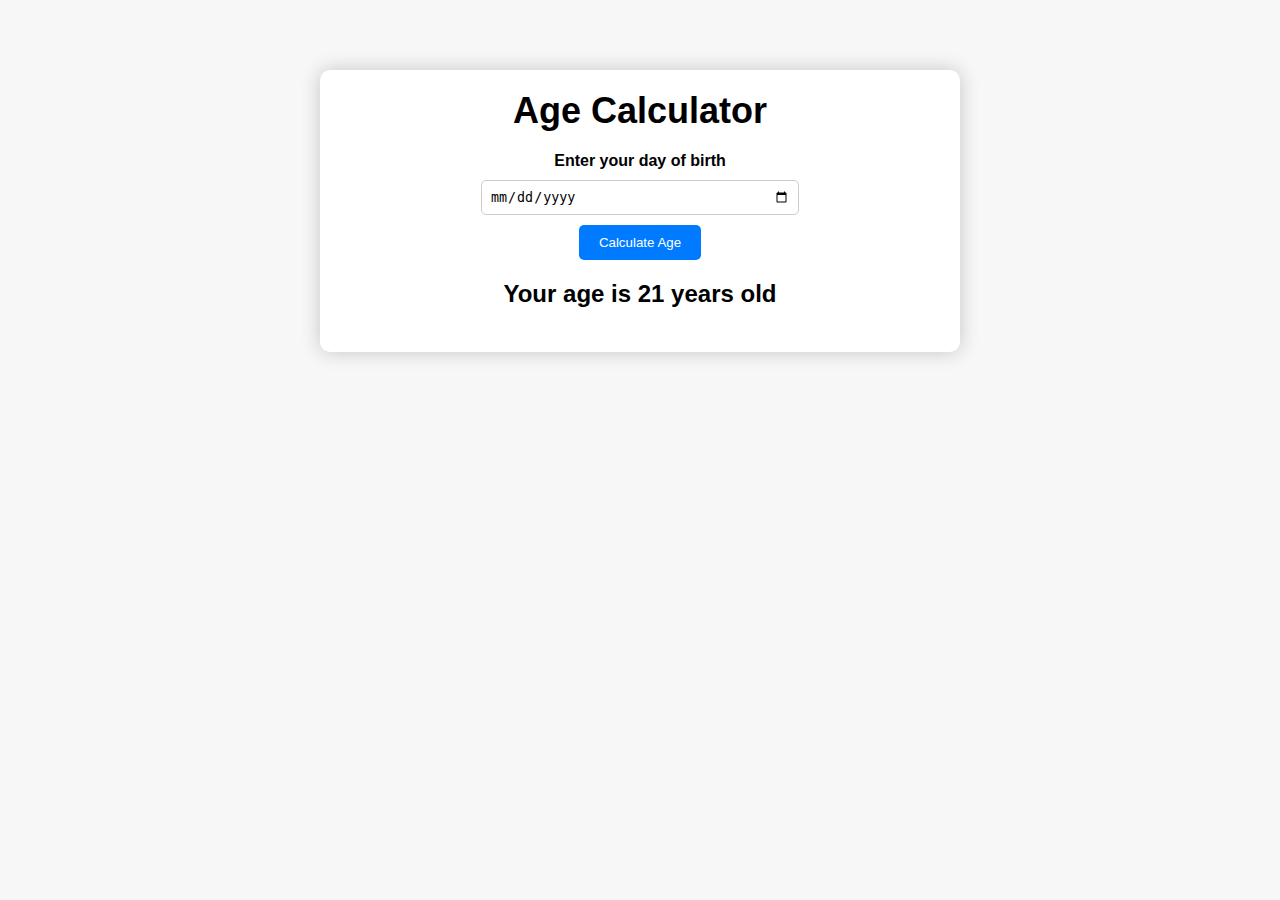
<file: age-calculator/index.html>
<!DOCTYPE html>
<html lang="en">

<head>
    <meta charset="UTF-8">
    <meta name="viewport" content="width=device-width, initial-scale=1.0">
    <title>Age Calculator</title>
    <script src="script.js" async></script>
    <link rel="stylesheet" href="style.css">
</head>

<body>
    <div class="container">
        <h1>Age Calculator</h1>
        <div class="form">
            <label for="birthday">Enter your day of birth</label>
            <input type="date" id="birthday">
            <button id="button">Calculate Age</button>
            <p id="result">Your age is 21 years old</p>
        </div>
    </div>

</body>

</html>
</file>
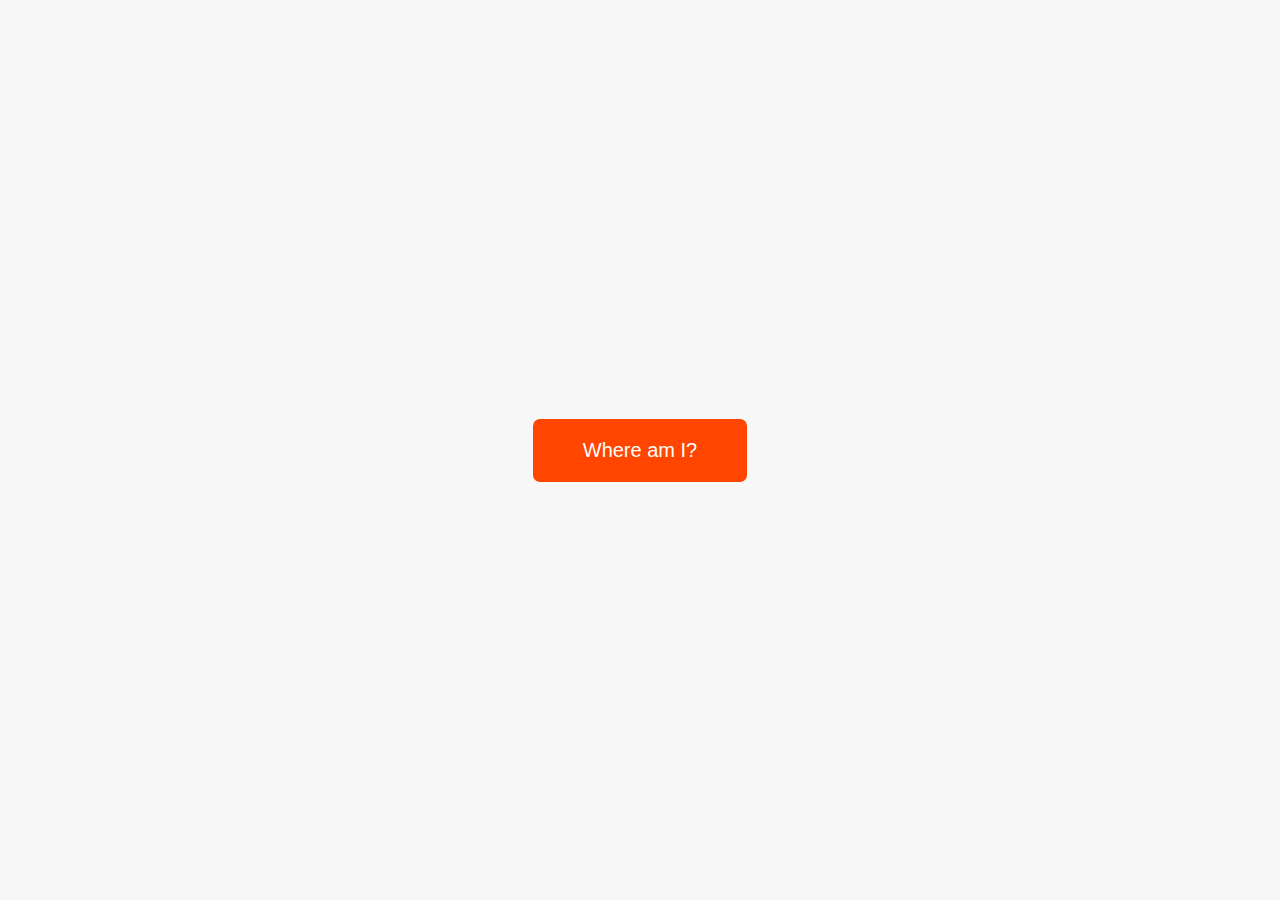
<file: asynchronous/index.html>
<!DOCTYPE html>
<html lang="en">
  <head>
    <meta charset="UTF-8" />
    <meta name="viewport" content="width=device-width, initial-scale=1.0" />
    <meta http-equiv="X-UA-Compatible" content="ie=edge" />
    <link rel="stylesheet" href="style.css" />
    <script defer src="script.js"></script>
    <title>Asynchronous JavaScript</title>
  </head>
  <body>
    <main class="container">
      <div class="countries">
        
        <!--
        <article class="country">
          <img class="country__img" src="" />
          <div class="country__data">
            <h3 class="country__name">COUNTRY</h3>
            <h4 class="country__region">REGION</h4>
            <p class="country__row"><span>👫</span>POP people</p>
            <p class="country__row"><span>🗣️</span>LANG</p>
            <p class="country__row"><span>💰</span>CUR</p>
          </div>
        </article>
        -->
      </div>
      <button class="btn-country">Where am I?</button>
      <div class="images"></div>
    </main>
  </body>
</html>
</file>
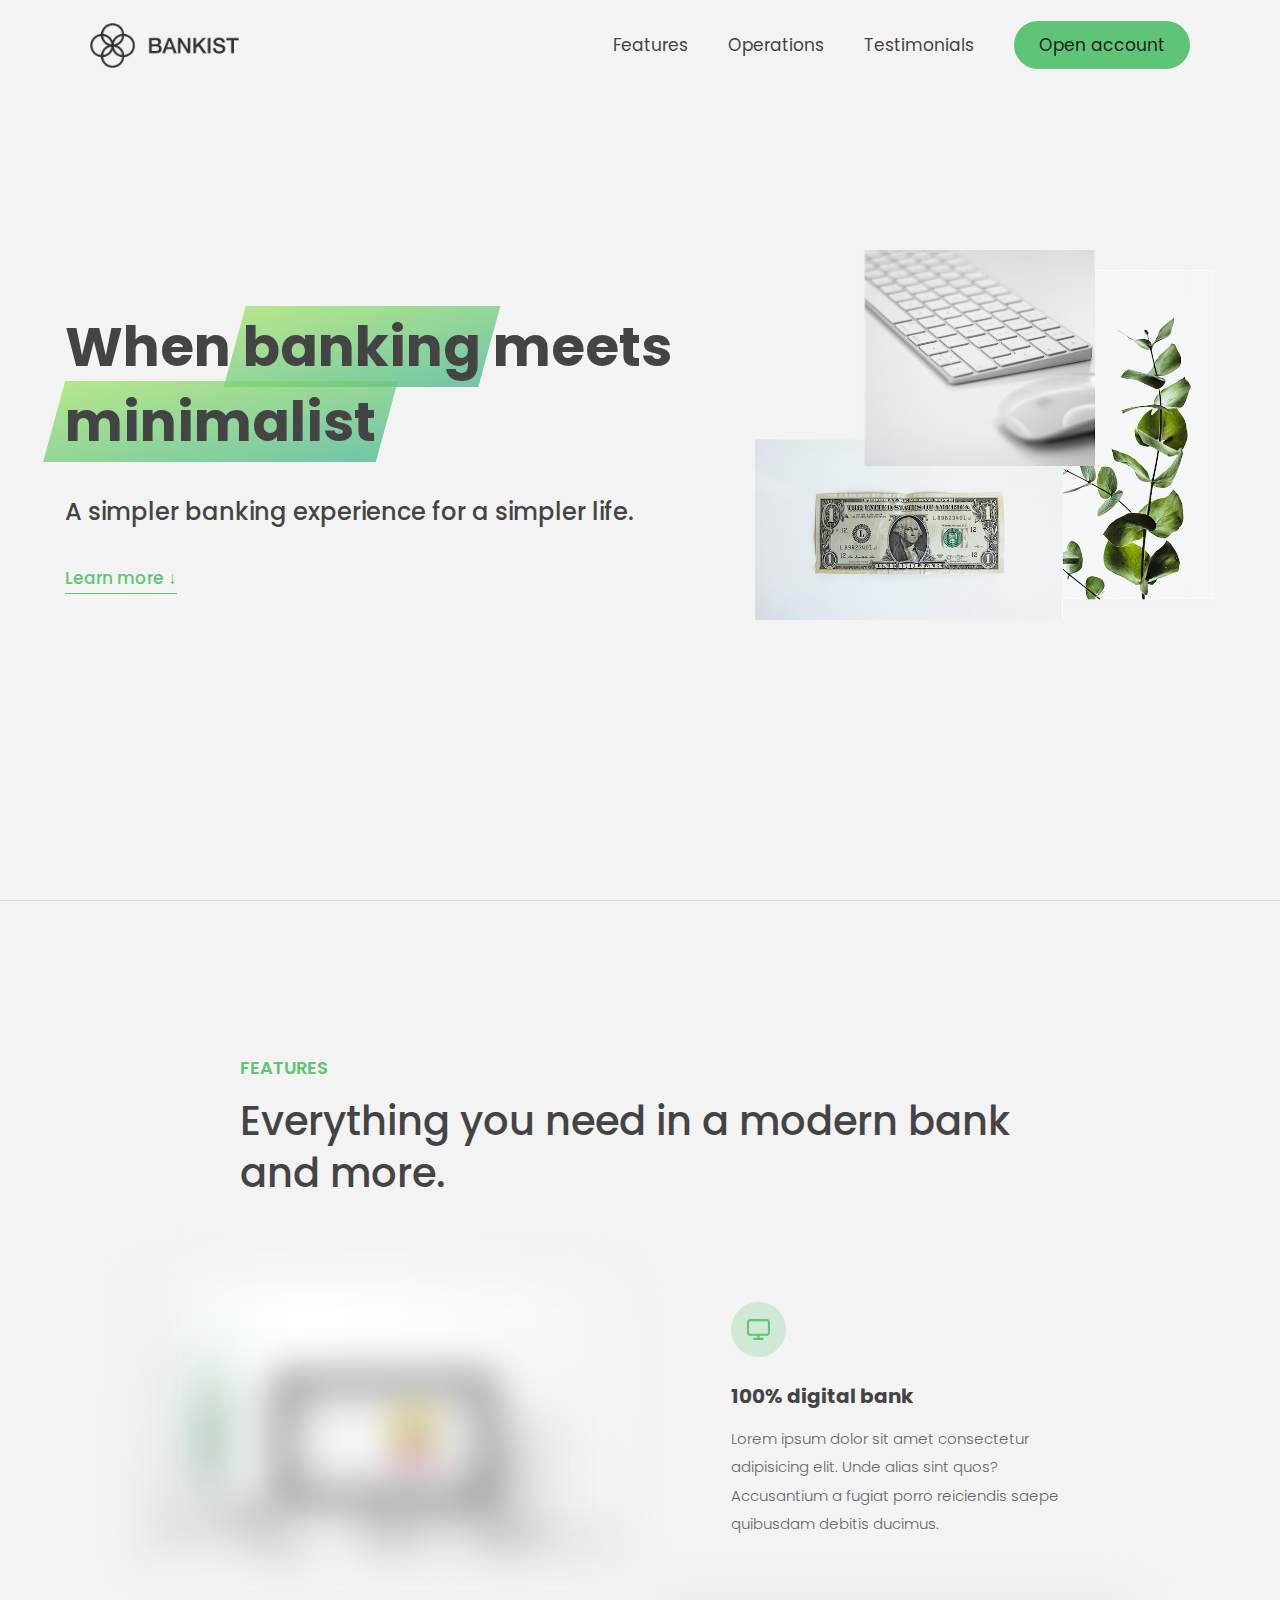
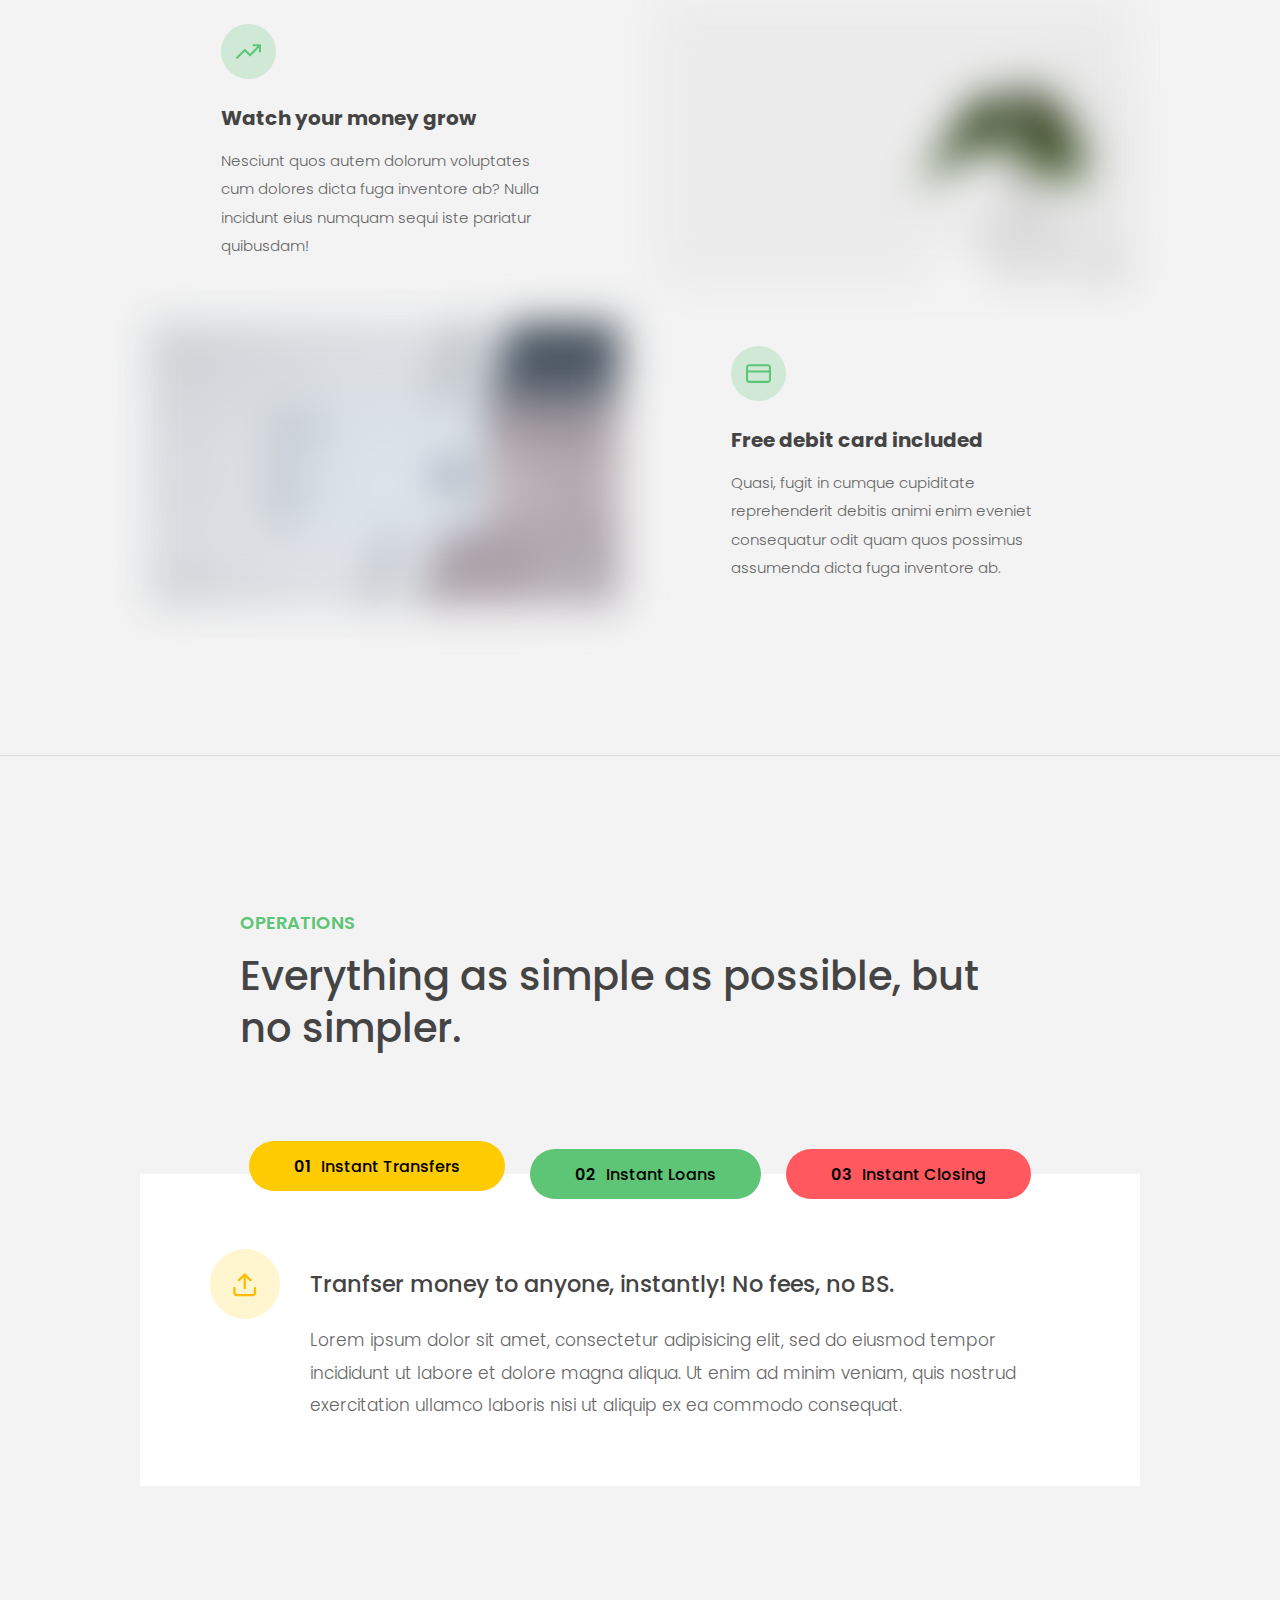
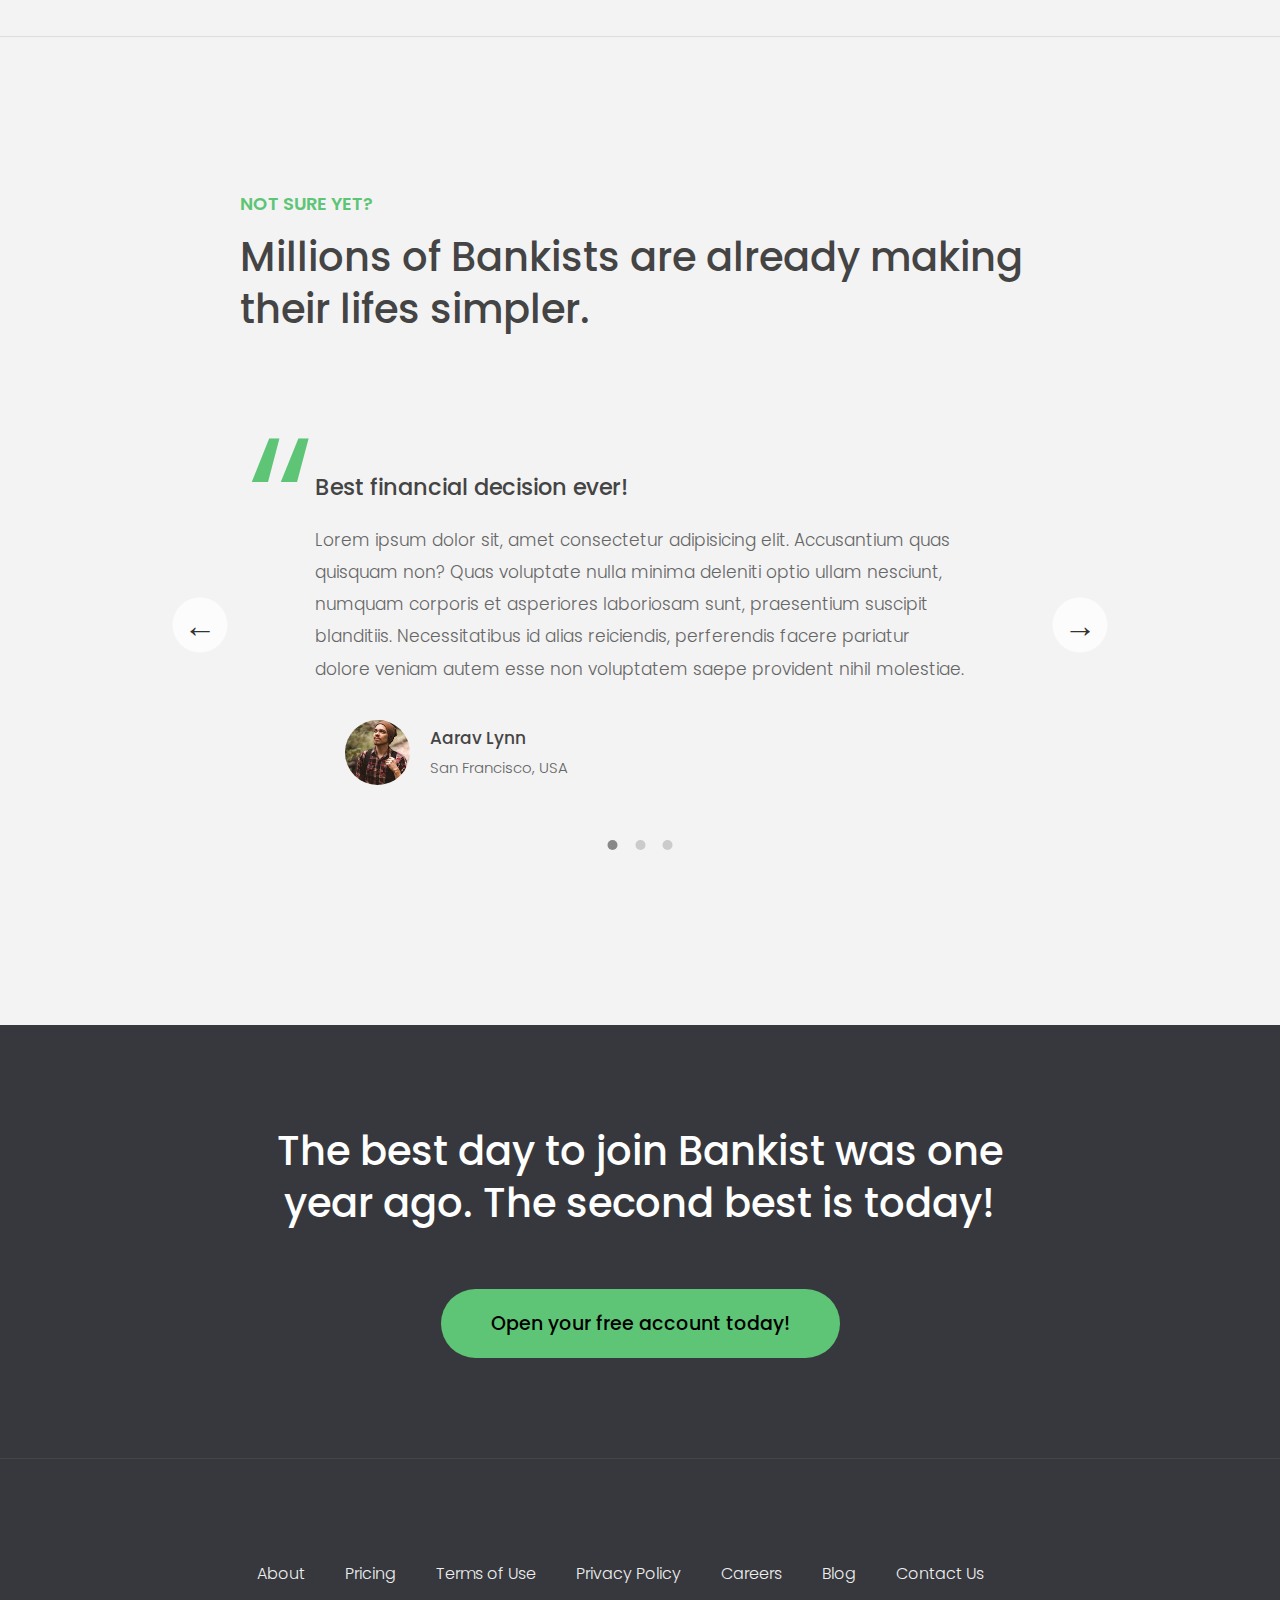
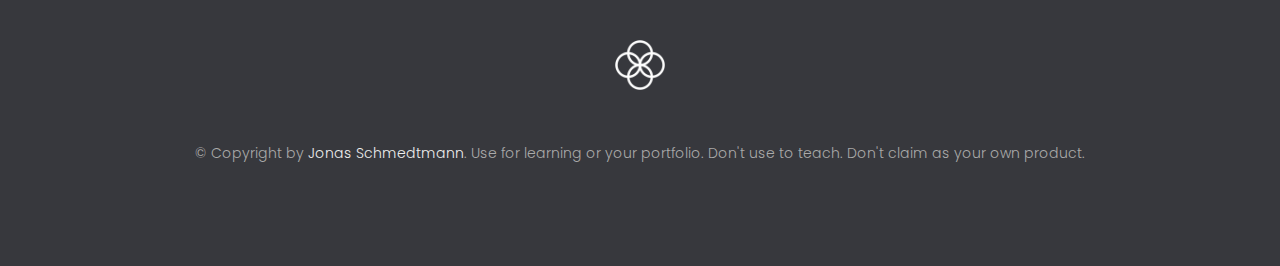
<file: bank-homepage/index.html>
<!DOCTYPE html>
<html lang="en">

<head>
  <meta charset="UTF-8" />
  <meta name="viewport" content="width=device-width, initial-scale=1.0" />
  <meta http-equiv="X-UA-Compatible" content="ie=edge" />
  <link rel="shortcut icon" type="image/png" href="img/icon.png" />

  <link href="https://fonts.googleapis.com/css?family=Poppins:300,400,500,600&display=swap" rel="stylesheet" />
  <link rel="stylesheet" href="style.css" />
  <title>Bankist | When Banking meets Minimalist</title>
  <script defer src="script.js"></script>

</head>

<body>
  <header class="header">
    <nav class="nav">
      <img src="img/logo.png" alt="Bankist logo" class="nav__logo" id="logo" />
      <ul class="nav__links">
        <li class="nav__item">
          <a class="nav__link" href="#section--1">Features</a>
        </li>
        <li class="nav__item">
          <a class="nav__link" href="#section--2">Operations</a>
        </li>
        <li class="nav__item">
          <a class="nav__link" href="#section--3">Testimonials</a>
        </li>
        <li class="nav__item">
          <a class="nav__link nav__link--btn btn--show-modal" href="#">Open account</a>
        </li>
      </ul>
    </nav>

    <div class="header__title">
      <h1>
        When
        <!-- Green highlight effect -->
        <span class="highlight">banking</span>
        meets<br />
        <span class="highlight">minimalist</span>
      </h1>
      <h4>A simpler banking experience for a simpler life.</h4>
      <button class="btn--text btn--scroll-to">Learn more &DownArrow;</button>
      <img src="img/hero.png" class="header__img" alt="Minimalist bank items" />
    </div>
  </header>

  <section class="section" id="section--1">
    <div class="section__title">
      <h2 class="section__description">Features</h2>
      <h3 class="section__header">
        Everything you need in a modern bank and more.
      </h3>
    </div>

    <div class="features">
      <img src="img/digital-lazy.jpg" data-src="img/digital.jpg" alt="Computer" class="features__img lazy-img" />
      <div class="features__feature">
        <div class="features__icon">
          <svg>
            <use xlink:href="img/icons.svg#icon-monitor"></use>
          </svg>
        </div>
        <h5 class="features__header">100% digital bank</h5>
        <p>
          Lorem ipsum dolor sit amet consectetur adipisicing elit. Unde alias
          sint quos? Accusantium a fugiat porro reiciendis saepe quibusdam
          debitis ducimus.
        </p>
      </div>

      <div class="features__feature">
        <div class="features__icon">
          <svg>
            <use xlink:href="img/icons.svg#icon-trending-up"></use>
          </svg>
        </div>
        <h5 class="features__header">Watch your money grow</h5>
        <p>
          Nesciunt quos autem dolorum voluptates cum dolores dicta fuga
          inventore ab? Nulla incidunt eius numquam sequi iste pariatur
          quibusdam!
        </p>
      </div>
      <img src="img/grow-lazy.jpg" data-src="img/grow.jpg" alt="Plant" class="features__img lazy-img" />

      <img src="img/card-lazy.jpg" data-src="img/card.jpg" alt="Credit card" class="features__img lazy-img" />
      <div class="features__feature">
        <div class="features__icon">
          <svg>
            <use xlink:href="img/icons.svg#icon-credit-card"></use>
          </svg>
        </div>
        <h5 class="features__header">Free debit card included</h5>
        <p>
          Quasi, fugit in cumque cupiditate reprehenderit debitis animi enim
          eveniet consequatur odit quam quos possimus assumenda dicta fuga
          inventore ab.
        </p>
      </div>
    </div>
  </section>

  <section class="section" id="section--2">
    <div class="section__title">
      <h2 class="section__description">Operations</h2>
      <h3 class="section__header">
        Everything as simple as possible, but no simpler.
      </h3>
    </div>

    <div class="operations">
      <div class="operations__tab-container">
        <button class="btn operations__tab operations__tab--1 operations__tab--active" data-tab="1">
          <span>01</span>Instant Transfers
        </button>
        <button class="btn operations__tab operations__tab--2" data-tab="2">
          <span>02</span>Instant Loans
        </button>
        <button class="btn operations__tab operations__tab--3" data-tab="3">
          <span>03</span>Instant Closing
        </button>
      </div>
      <div class="operations__content operations__content--1 operations__content--active">
        <div class="operations__icon operations__icon--1">
          <svg>
            <use xlink:href="img/icons.svg#icon-upload"></use>
          </svg>
        </div>
        <h5 class="operations__header">
          Tranfser money to anyone, instantly! No fees, no BS.
        </h5>
        <p>
          Lorem ipsum dolor sit amet, consectetur adipisicing elit, sed do
          eiusmod tempor incididunt ut labore et dolore magna aliqua. Ut enim
          ad minim veniam, quis nostrud exercitation ullamco laboris nisi ut
          aliquip ex ea commodo consequat.
        </p>
      </div>

      <div class="operations__content operations__content--2">
        <div class="operations__icon operations__icon--2">
          <svg>
            <use xlink:href="img/icons.svg#icon-home"></use>
          </svg>
        </div>
        <h5 class="operations__header">
          Buy a home or make your dreams come true, with instant loans.
        </h5>
        <p>
          Duis aute irure dolor in reprehenderit in voluptate velit esse
          cillum dolore eu fugiat nulla pariatur. Excepteur sint occaecat
          cupidatat non proident, sunt in culpa qui officia deserunt mollit
          anim id est laborum.
        </p>
      </div>
      <div class="operations__content operations__content--3">
        <div class="operations__icon operations__icon--3">
          <svg>
            <use xlink:href="img/icons.svg#icon-user-x"></use>
          </svg>
        </div>
        <h5 class="operations__header">
          No longer need your account? No problem! Close it instantly.
        </h5>
        <p>
          Excepteur sint occaecat cupidatat non proident, sunt in culpa qui
          officia deserunt mollit anim id est laborum. Ut enim ad minim
          veniam, quis nostrud exercitation ullamco laboris nisi ut aliquip ex
          ea commodo consequat.
        </p>
      </div>
    </div>
  </section>

  <section class="section" id="section--3">
    <div class="section__title section__title--testimonials">
      <h2 class="section__description">Not sure yet?</h2>
      <h3 class="section__header">
        Millions of Bankists are already making their lifes simpler.
      </h3>
    </div>
    <div class="slider">

      <div class="slide slide--1">
        <div class="testimonial">
          <h5 class="testimonial__header">Best financial decision ever!</h5>
          <blockquote class="testimonial__text">
            Lorem ipsum dolor sit, amet consectetur adipisicing elit.
            Accusantium quas quisquam non? Quas voluptate nulla minima
            deleniti optio ullam nesciunt, numquam corporis et asperiores
            laboriosam sunt, praesentium suscipit blanditiis. Necessitatibus
            id alias reiciendis, perferendis facere pariatur dolore veniam
            autem esse non voluptatem saepe provident nihil molestiae.
          </blockquote>
          <address class="testimonial__author">
            <img src="img/user-1.jpg" alt="" class="testimonial__photo" />
            <h6 class="testimonial__name">Aarav Lynn</h6>
            <p class="testimonial__location">San Francisco, USA</p>
          </address>
        </div>
      </div>

      <div class="slide slide--2">
        <div class="testimonial">
          <h5 class="testimonial__header">
            The last step to becoming a complete minimalist
          </h5>
          <blockquote class="testimonial__text">
            Quisquam itaque deserunt ullam, quia ea repellendus provident,
            ducimus neque ipsam modi voluptatibus doloremque, corrupti
            laborum. Incidunt numquam perferendis veritatis neque repellendus.
            Lorem, ipsum dolor sit amet consectetur adipisicing elit. Illo
            deserunt exercitationem deleniti.
          </blockquote>
          <address class="testimonial__author">
            <img src="img/user-2.jpg" alt="" class="testimonial__photo" />
            <h6 class="testimonial__name">Miyah Miles</h6>
            <p class="testimonial__location">London, UK</p>
          </address>
        </div>
      </div>

      <div class="slide slide--3">
        <div class="testimonial">
          <h5 class="testimonial__header">
            Finally free from old-school banks
          </h5>
          <blockquote class="testimonial__text">
            Debitis, nihil sit minus suscipit magni aperiam vel tenetur
            incidunt commodi architecto numquam omnis nulla autem,
            necessitatibus blanditiis modi similique quidem. Odio aliquam
            culpa dicta beatae quod maiores ipsa minus consequatur error sunt,
            deleniti saepe aliquid quos inventore sequi. Necessitatibus id
            alias reiciendis, perferendis facere.
          </blockquote>
          <address class="testimonial__author">
            <img src="img/user-3.jpg" alt="" class="testimonial__photo" />
            <h6 class="testimonial__name">Francisco Gomes</h6>
            <p class="testimonial__location">Lisbon, Portugal</p>
          </address>
        </div>
      </div>

      <!--  <div class="slide"><img src="img/img-1.jpg" alt="Photo 1" /></div>
      <div class="slide"><img src="img/img-2.jpg" alt="Photo 2" /></div>
      <div class="slide"><img src="img/img-3.jpg" alt="Photo 3" /></div>
      <div class="slide"><img src="img/img-4.jpg" alt="Photo 4" /></div> -->

      <button class="slider__btn slider__btn--left">&larr;</button>
      <button class="slider__btn slider__btn--right">&rarr;</button>
      <div class="dots"></div>
    </div>
  </section>

  <section class="section section--sign-up">
    <div class="section__title">
      <h3 class="section__header">
        The best day to join Bankist was one year ago. The second best is
        today!
      </h3>
    </div>
    <button class="btn btn--show-modal">Open your free account today!</button>
  </section>

  <footer class="footer">
    <ul class="footer__nav">
      <li class="footer__item">
        <a class="footer__link" href="#">About</a>
      </li>
      <li class="footer__item">
        <a class="footer__link" href="#">Pricing</a>
      </li>
      <li class="footer__item">
        <a class="footer__link" href="#">Terms of Use</a>
      </li>
      <li class="footer__item">
        <a class="footer__link" href="#">Privacy Policy</a>
      </li>
      <li class="footer__item">
        <a class="footer__link" href="#">Careers</a>
      </li>
      <li class="footer__item">
        <a class="footer__link" href="#">Blog</a>
      </li>
      <li class="footer__item">
        <a class="footer__link" href="#">Contact Us</a>
      </li>
    </ul>
    <img src="img/icon.png" alt="Logo" class="footer__logo" />
    <p class="footer__copyright">
      &copy; Copyright by
      <a class="footer__link twitter-link" target="_blank" href="https://twitter.com/jonasschmedtman">Jonas
        Schmedtmann</a>. Use for learning or your portfolio. Don't use to teach. Don't claim
      as your own product.
    </p>
  </footer>

  <div class="modal hidden">
    <button class="btn--close-modal">&times;</button>
    <h2 class="modal__header">
      Open your bank account <br />
      in just <span class="highlight">5 minutes</span>
    </h2>
    <form class="modal__form">
      <label>First Name</label>
      <input type="text" />
      <label>Last Name</label>
      <input type="text" />
      <label>Email Address</label>
      <input type="email" />
      <button class="btn">Next step &rarr;</button>
    </form>
  </div>
  <div class="overlay hidden"></div>

</body>

</html>
</file>
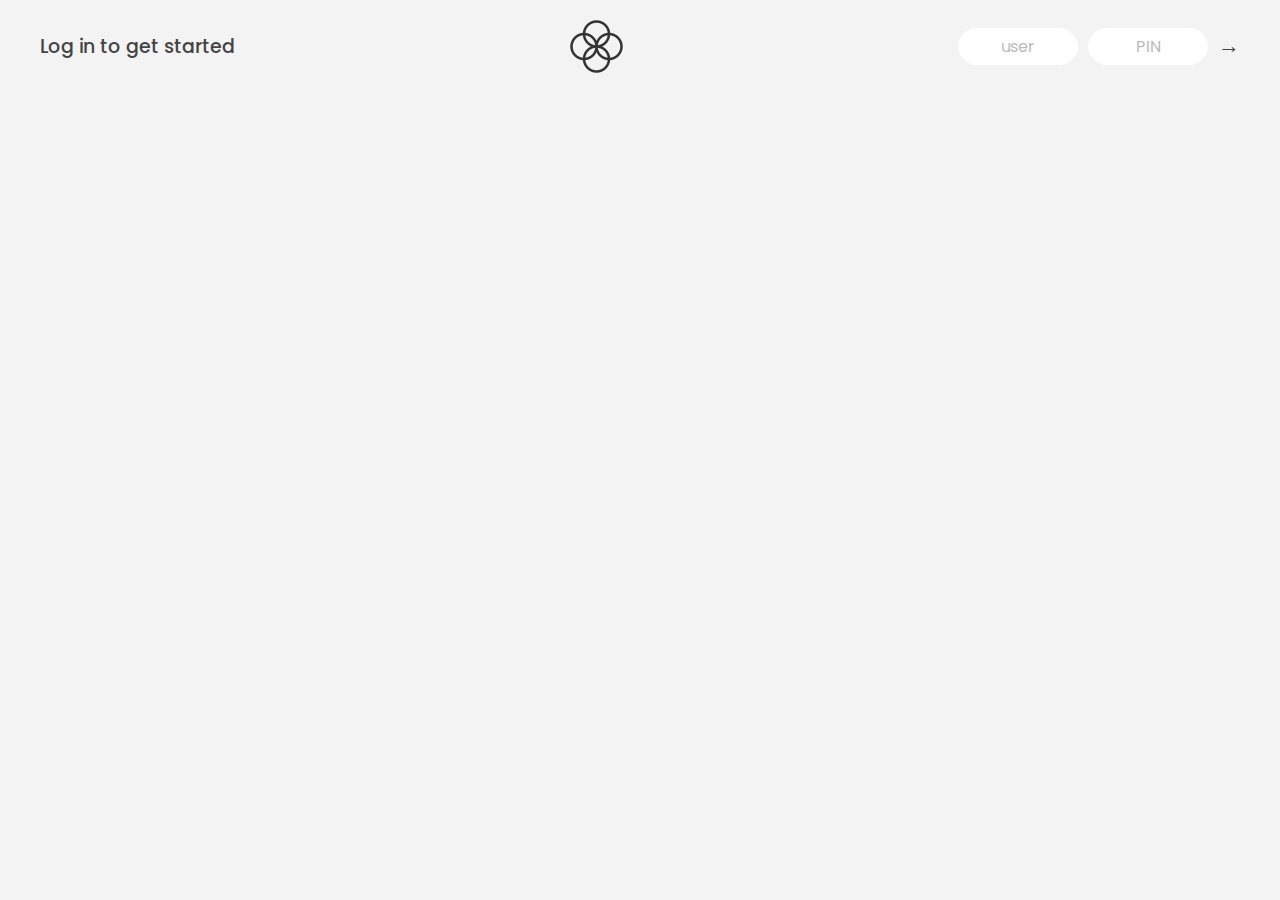
<file: bankist/index.html>
<!DOCTYPE html>
<html lang="en">
  <head>
    <meta charset="UTF-8" />
    <meta name="viewport" content="width=device-width, initial-scale=1.0" />
    <meta http-equiv="X-UA-Compatible" content="ie=edge" />
    <link rel="shortcut icon" type="image/png" href="/icon.png" />

    <link
      href="https://fonts.googleapis.com/css?family=Poppins:400,500,600&display=swap"
      rel="stylesheet"
    />

    <link rel="stylesheet" href="style.css" />
    <title>Bankist</title>
  </head>
  <body>
    <!-- TOP NAVIGATION -->
    <nav>
      <p class="welcome">Log in to get started</p>
      <img src="logo.png" alt="Logo" class="logo" />
      <form class="login">
        <input
          type="text"
          placeholder="user"
          class="login__input login__input--user"
        />
        <!-- In practice, use type="password" -->
        <input
          type="text"
          placeholder="PIN"
          maxlength="4"
          class="login__input login__input--pin"
        />
        <button class="login__btn">&rarr;</button>
      </form>
    </nav>

    <main class="app">
      <!-- BALANCE -->
      <div class="balance">
        <div>
          <p class="balance__label">Current balance</p>
          <p class="balance__date">
            As of <span class="date">05/03/2037</span>
          </p>
        </div>
        <p class="balance__value">0000€</p>
      </div>

      <!-- MOVEMENTS -->
      <div class="movements">
        <div class="movements__row">
          <div class="movements__type movements__type--deposit">2 deposit</div>
          <div class="movements__date">3 days ago</div>
          <div class="movements__value">4 000€</div>
        </div>
        <div class="movements__row">
          <div class="movements__type movements__type--withdrawal">
            1 withdrawal
          </div>
          <div class="movements__date">24/01/2037</div>
          <div class="movements__value">-378€</div>
        </div>
      </div>

      <!-- SUMMARY -->
      <div class="summary">
        <p class="summary__label">In</p>
        <p class="summary__value summary__value--in">0000€</p>
        <p class="summary__label">Out</p>
        <p class="summary__value summary__value--out">0000€</p>
        <p class="summary__label">Interest</p>
        <p class="summary__value summary__value--interest">0000€</p>
        <button class="btn--sort">&downarrow; SORT</button>
      </div>

      <!-- OPERATION: TRANSFERS -->
      <div class="operation operation--transfer">
        <h2>Transfer money</h2>
        <form class="form form--transfer">
          <input type="text" class="form__input form__input--to" />
          <input type="number" class="form__input form__input--amount" />
          <button class="form__btn form__btn--transfer">&rarr;</button>
          <label class="form__label">Transfer to</label>
          <label class="form__label">Amount</label>
        </form>
      </div>

      <!-- OPERATION: LOAN -->
      <div class="operation operation--loan">
        <h2>Request loan</h2>
        <form class="form form--loan">
          <input type="number" class="form__input form__input--loan-amount" />
          <button class="form__btn form__btn--loan">&rarr;</button>
          <label class="form__label form__label--loan">Amount</label>
        </form>
      </div>

      <!-- OPERATION: CLOSE -->
      <div class="operation operation--close">
        <h2>Close account</h2>
        <form class="form form--close">
          <input type="text" class="form__input form__input--user" />
          <input
            type="password"
            maxlength="6"
            class="form__input form__input--pin"
          />
          <button class="form__btn form__btn--close">&rarr;</button>
          <label class="form__label">Confirm user</label>
          <label class="form__label">Confirm PIN</label>
        </form>
      </div>

      <!-- LOGOUT TIMER -->
      <p class="logout-timer">
        You will be logged out in <span class="timer">05:00</span>
      </p>
    </main>

    <!-- <footer>
      &copy; by Jonas Schmedtmann. Don't claim as your own :)
    </footer> -->

    <script src="script.js"></script>
  </body>
</html>
</file>
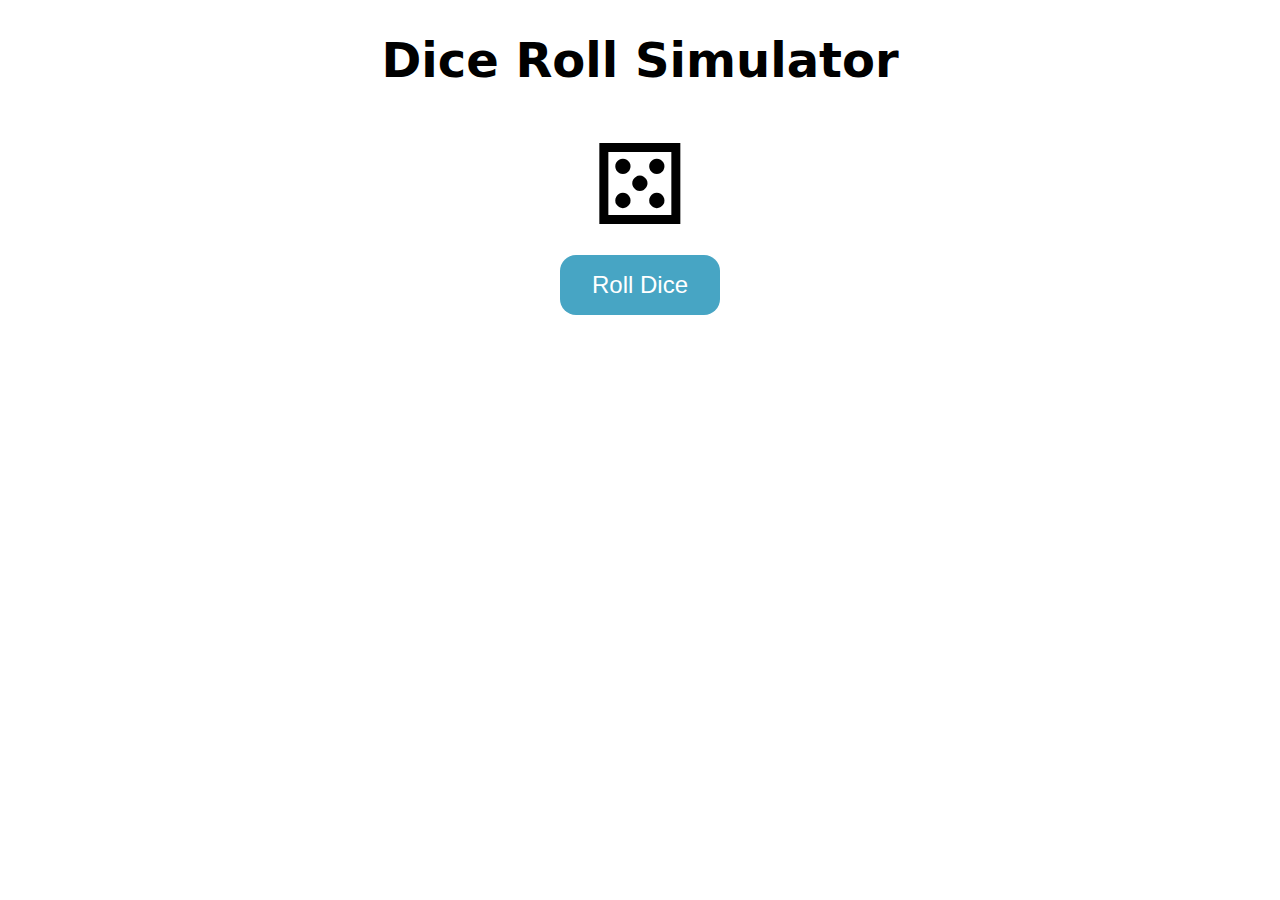
<file: dice-rolls/index.html>
<!DOCTYPE html>
<html lang="en">

<head>
    <meta charset="UTF-8">
    <meta name="viewport" content="width=device-width, initial-scale=1.0">
    <title>Dice Rolls</title>
    <script defer src="script.js"></script>
    <link rel="stylesheet" href="style.css">
</head>

<body>
    <h1>Dice Roll Simulator</h1>

    <div class="dice" id="dice">&#9860</div>
    <button id="roll-button">Roll Dice</button>
    <ul id="roll-history">
        <!-- <li>Roll 1: <span>&#9856</span></li>
        <li>Roll 2: <span>&#9857</span></li> -->

    </ul>



</body>

</html>
</file>
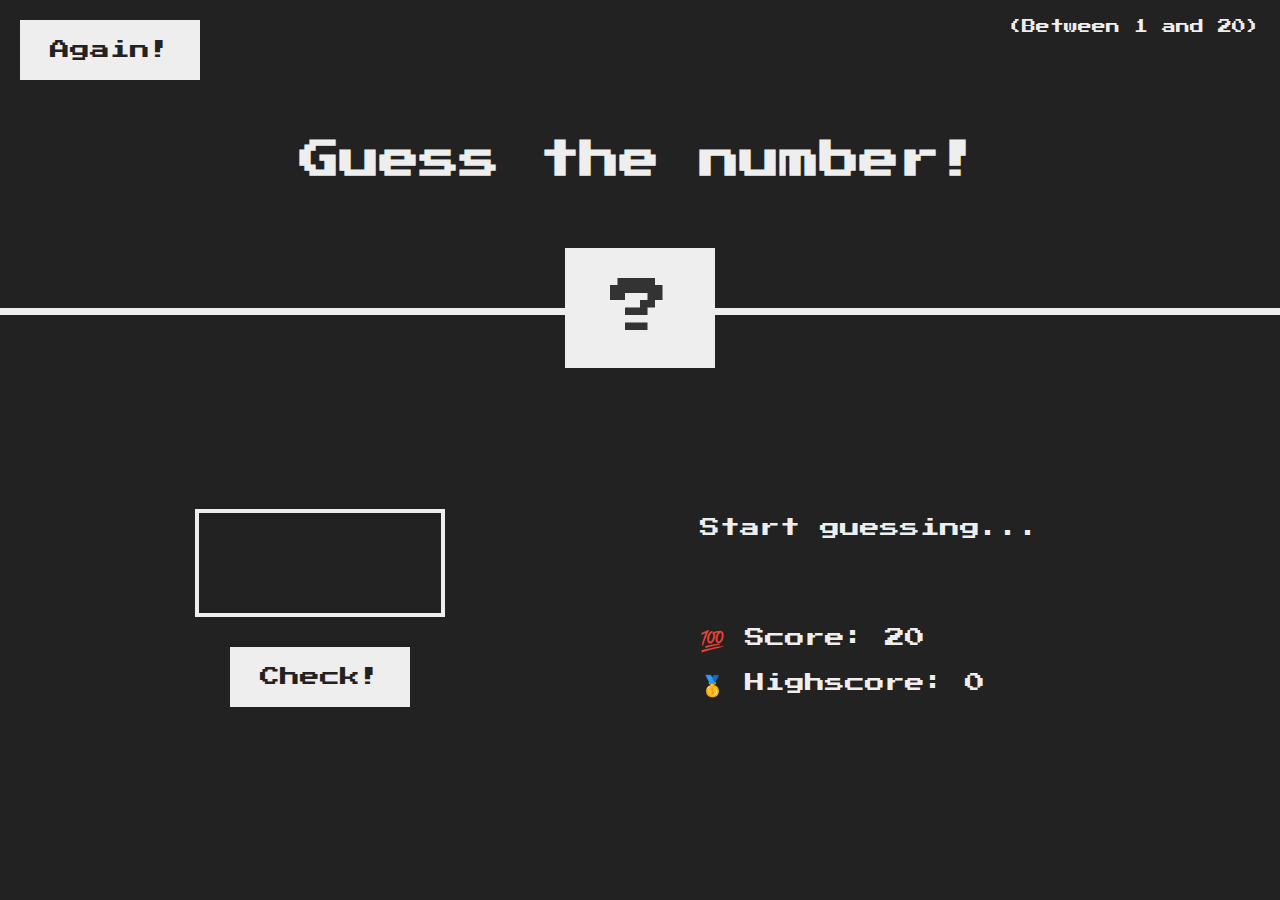
<file: guess-the-number/index.html>
<!DOCTYPE html>
<html lang="en">

<head>
  <meta charset="UTF-8" />
  <meta name="viewport" content="width=device-width, initial-scale=1.0" />
  <meta http-equiv="X-UA-Compatible" content="ie=edge" />
  <title>Guess the number!</title>
  <script src="script.js" async></script>
  <link rel="stylesheet" href="style.css" />
</head>

<body>
  <header>
    <h1>Guess the number!</h1>
    <p class="between">(Between 1 and 20)</p>
    <button class="btn again">Again!</button>
    <div class="number">?</div>
  </header>
  <main>

    <section class="left">
      <input type="number" class="guess" />
      <button class="btn check">Check!</button>
    </section>

    <section class="right">
      <p class="message">Start guessing...</p>
      <p class="label-score">💯 Score: <span class="score">20</span></p>
      <p class="label-highscore">
        🥇 Highscore: <span class="highscore">0</span>
      </p>
    </section>

  </main>
</body>

</html>
</file>
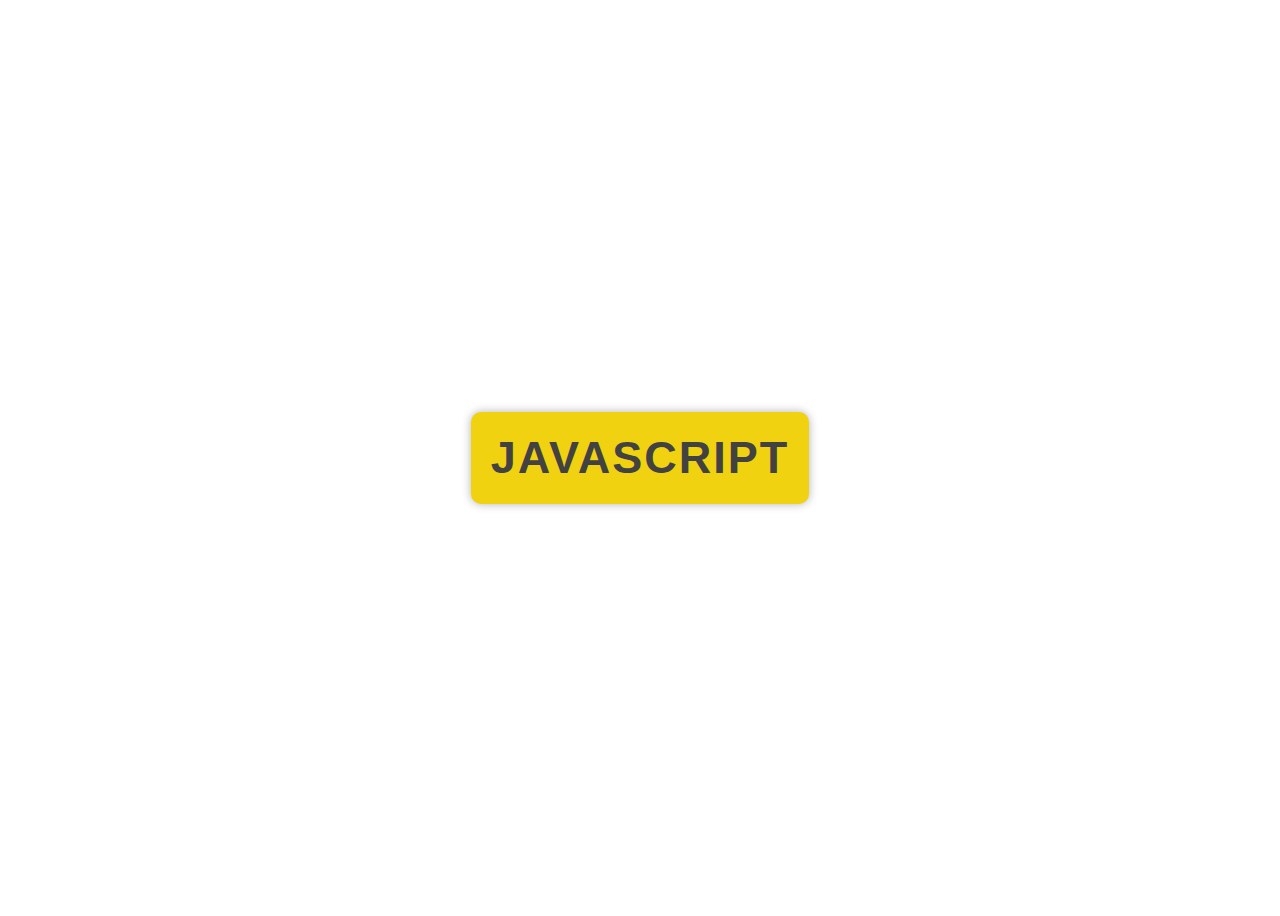
<file: javascript-notes/index.html>
<!DOCTYPE html>
<html lang="en">

<head>
    <meta charset="UTF-8">
    <meta http-equiv="X-UA-Compatible" content="IE=edge">
    <meta name="viewport" content="width=device-width, initial-scale=1.0">
    <title>JavaScript Notes</title>
    <script src="script.js"></script>
    <link rel="stylesheet" href="style.css">
</head>

<body>
    <div class="container">
        <h2>JavaScript</h2>
    </div>
</body>

</html>
</file>
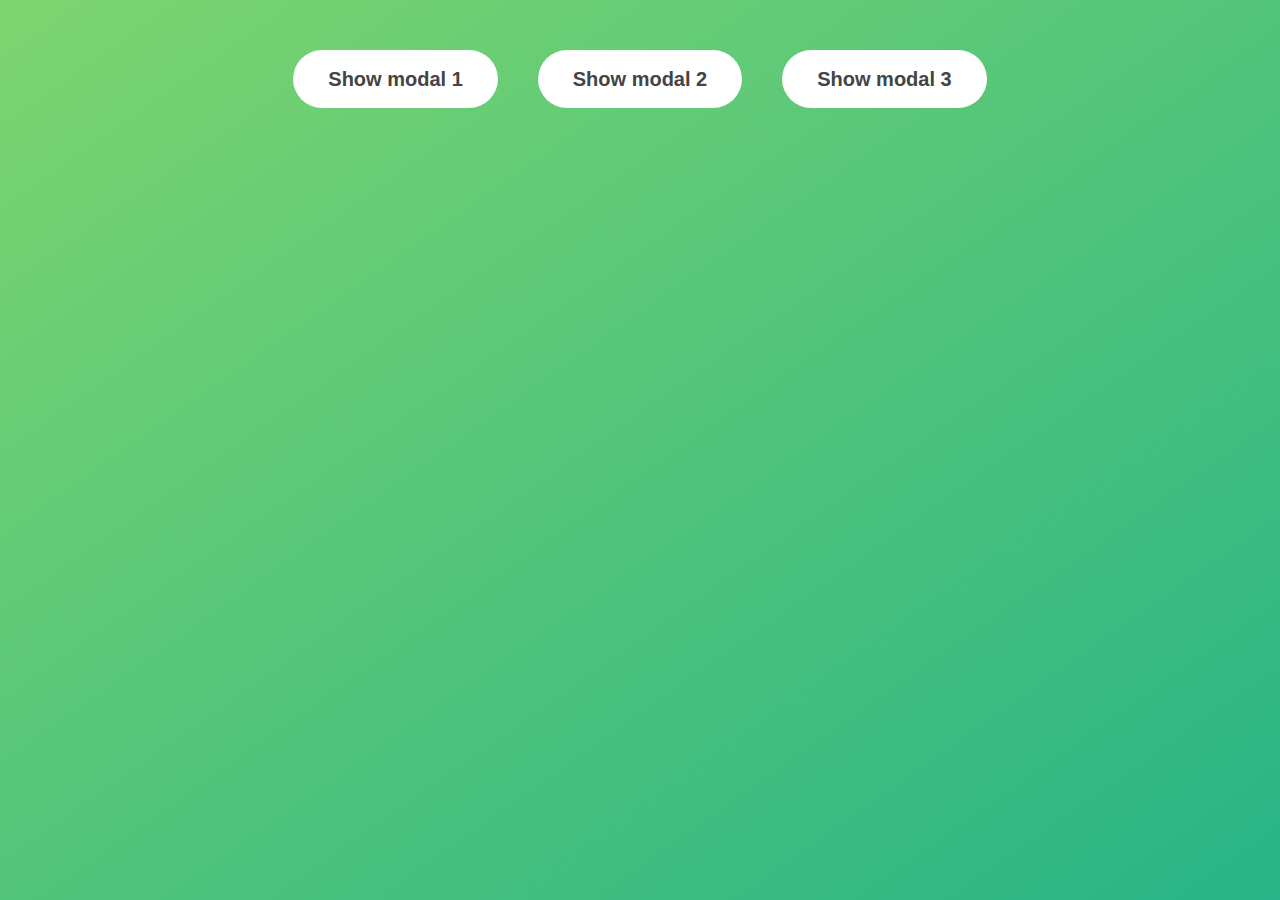
<file: Modal/index.html>
<!DOCTYPE html>
<html lang="en">

<head>
  <meta charset="UTF-8" />
  <meta name="viewport" content="width=device-width, initial-scale=1.0" />
  <meta http-equiv="X-UA-Compatible" content="ie=edge" />
  <script src="script.js" async></script>
  <link rel="stylesheet" href="style.css" />
  <title>Modal window</title>
</head>

<body>
  <button class="show-modal">Show modal 1</button>
  <button class="show-modal">Show modal 2</button>
  <button class="show-modal">Show modal 3</button>

  <div class="modal hidden">
    <button class="close-modal">&times;</button>
    <h1>I'm a modal window 😍</h1>
    <p>
      Lorem ipsum dolor sit amet, consectetur adipisicing elit, sed do eiusmod
      tempor incididunt ut labore et dolore magna aliqua. Ut enim ad minim
      veniam, quis nostrud exercitation ullamco laboris nisi ut aliquip ex ea
      commodo consequat. Duis aute irure dolor in reprehenderit in voluptate
      velit esse cillum dolore eu fugiat nulla pariatur. Excepteur sint
      occaecat cupidatat non proident, sunt in culpa qui officia deserunt
      mollit anim id est laborum.
    </p>
  </div>
  <div class="overlay hidden"></div>
</body>

</html>
</file>
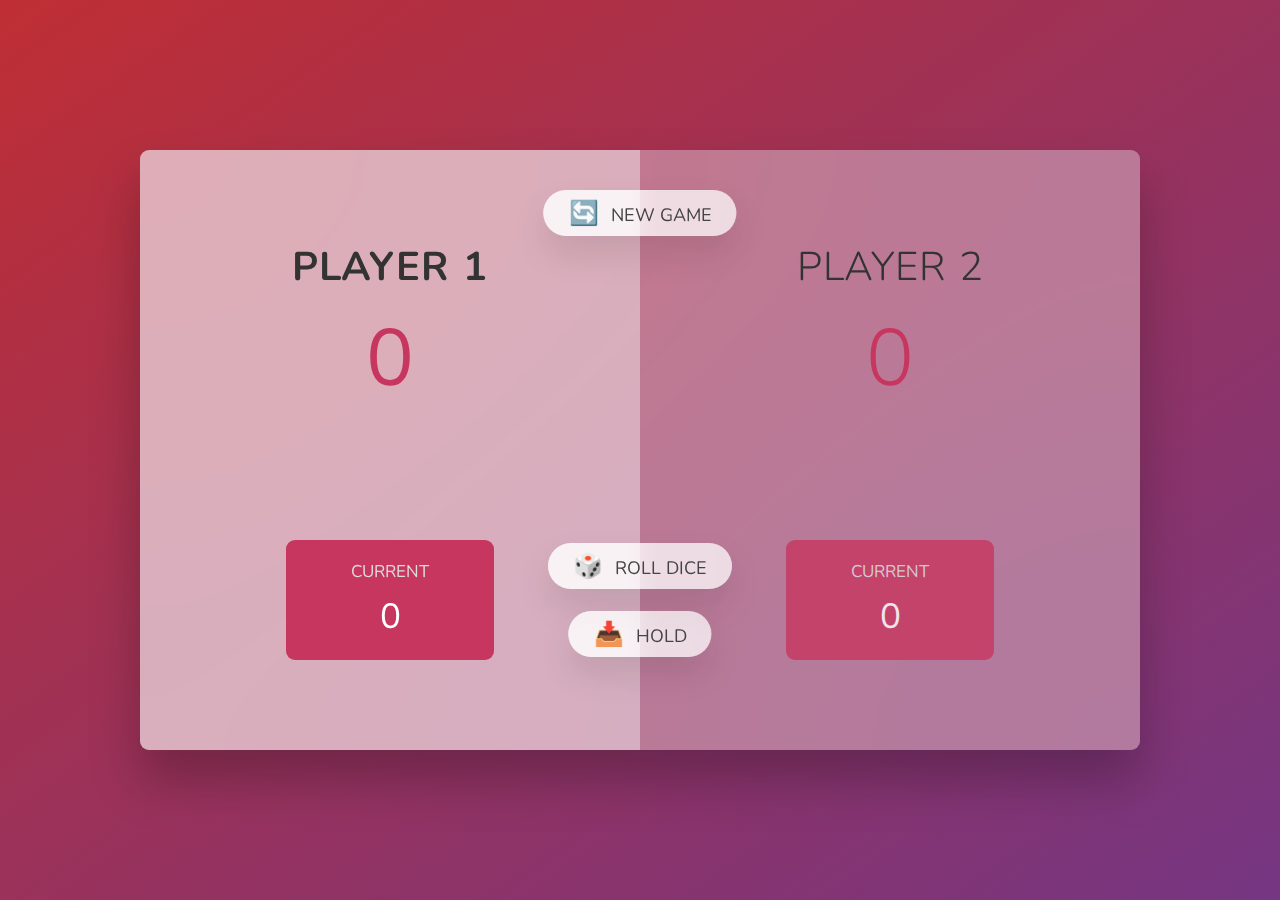
<file: pig-game/index.html>
<!DOCTYPE html>
<html lang="en">

<head>
  <meta charset="UTF-8" />
  <meta name="viewport" content="width=device-width, initial-scale=1.0" />
  <meta http-equiv="X-UA-Compatible" content="ie=edge" />
  <link rel="stylesheet" href="style.css" />
  <title>Pig Game</title>
</head>

<body>
  <main>
    <section class="player player--0 player--active">
      <h2 class="name" id="name--0">Player 1</h2>
      <p class="score" id="score--0">43</p>
      <div class="current">
        <p class="current-label">Current</p>
        <p class="current-score" id="current--0">0</p>
      </div>
    </section>
    <section class="player player--1">
      <h2 class="name" id="name--1">Player 2</h2>
      <p class="score" id="score--1">24</p>
      <div class="current">
        <p class="current-label">Current</p>
        <p class="current-score" id="current--1">0</p>
      </div>
    </section>

    <img src="dice-5.png" alt="Playing dice" class="dice" />
    <button class="btn btn--new">🔄 New game</button>
    <button class="btn btn--roll">🎲 Roll dice</button>
    <button class="btn btn--hold">📥 Hold</button>
  </main>
  <script src="script.js"></script>
</body>

</html>
</file>
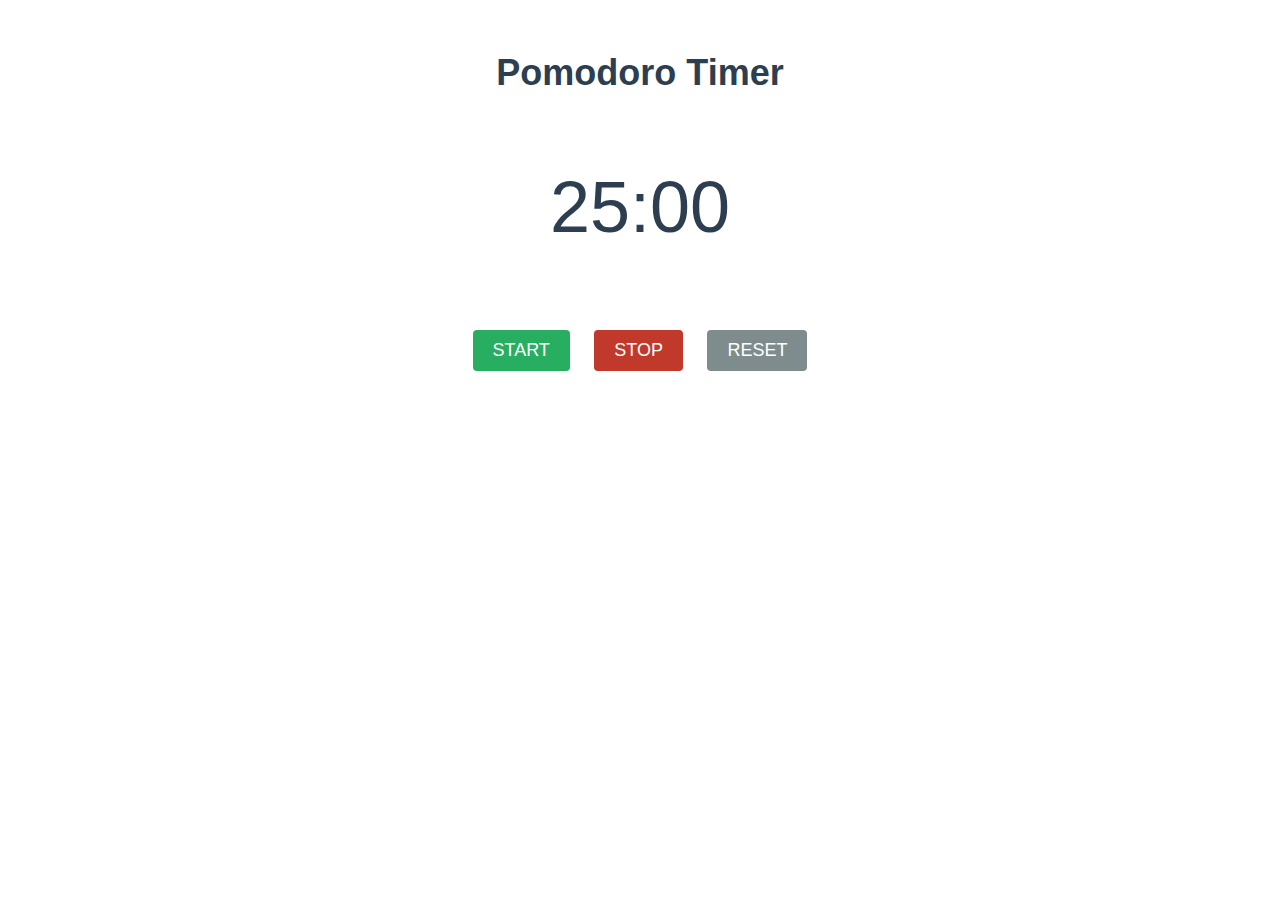
<file: pomodoro-timer/index.html>
<!DOCTYPE html>
<html lang="en">

<head>
    <meta charset="UTF-8">
    <meta name="viewport" content="width=device-width, initial-scale=1.0">
    <script defer src="script.js"></script>
    <link rel="stylesheet" href="style.css">
    <title>Pomodoro Timer ⏳</title>
</head>

<body>
    <div class="container">
        <h1 class="title">Pomodoro Timer</h1>
        <p class="timer" id="timer">25:00</p>
        <div class="button-wrapper">
            <button id="start">Start</button>
            <button id="stop">Stop</button>
            <button id="reset">Reset</button>
        </div>
    </div>



</body>

</html>
</file>
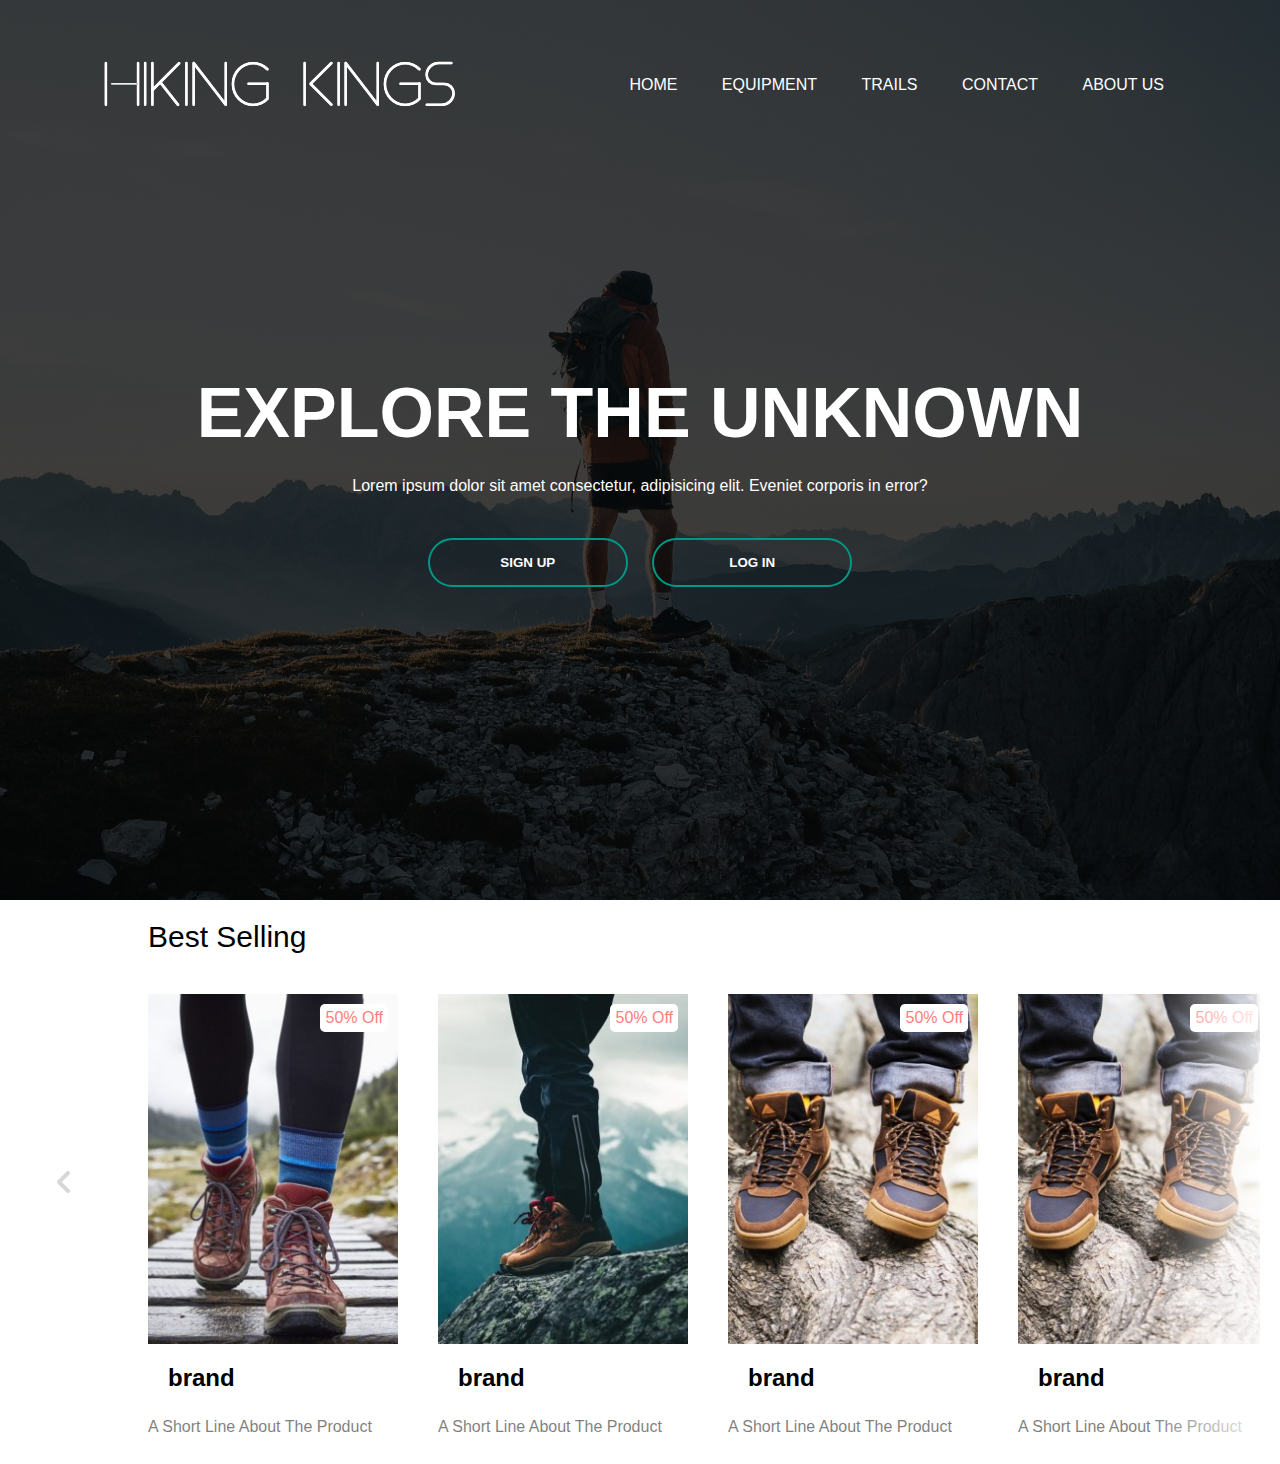
<file: slider/index.html>
<!DOCTYPE html>
<html lang="en">

<head>
    <meta charset="UTF-8">
    <meta name="viewport" content="width=device-width, initial-scale=1.0">
    <link rel="stylesheet" href="style.css">
    <title>Document</title>
    <script defer src="script.js"></script>
</head>

<body>

    <div class="banner">
        <div class="navbar">
            <img src="./images/logo.png" alt="" class="logo">
            <ul>
                <li><a href="#">Home</a></li>
                <li><a href="#">Equipment</a></li>
                <li><a href="#">Trails</a></li>
                <li><a href="#">Contact</a></li>
                <li><a href="#">About Us</a></li>
            </ul>
        </div>

        <div class="content">
            <h1>EXPLORE THE UNKNOWN</h1>
            <p>Lorem ipsum dolor sit amet consectetur, adipisicing elit. Eveniet corporis in error?</p>
            <div>
                <button class="signup-btn" type="button"><span class="cover"></span>SIGN UP</button>
                <button class="login-btn" type="button"><span class="cover"></span>LOG IN</button>
            </div>
        </div>
    </div>

    <!------ PRODUCT SLIDER ------->

    <section class="product">
        <h2 class="product-category">Best selling</h2>
        <button class="pre-btn"><img src="images/arrow.png" alt=""></button>
        <button class="nxt-btn"><img src="images/arrow.png" alt=""></button>
        <div class="product-container">
            <div class="product-card">
                <div class="product-image">
                    <span class="discount-tag">50% off</span>
                    <img src="images/card1.jpg" class="product-thumb" alt="">
                    <button class="card-btn">add to wishlist</button>
                </div>
                <div class="product-infor">
                    <h2 class="product brand">brand</h2>
                    <p class="product-short-description">a short line about the product</p>
                    <span class="price">$20</span>
                </div>
            </div>

            <div class="product-card">
                <div class="product-image">
                    <span class="discount-tag">50% off</span>
                    <img src="images/card2.jpg" class="product-thumb" alt="">
                    <button class="card-btn">add to wishlist</button>
                </div>
                <div class="product-infor">
                    <h2 class="product brand">brand</h2>
                    <p class="product-short-description">a short line about the product</p>
                    <span class="price">$20</span>
                </div>
            </div>

            <div class="product-card">
                <div class="product-image">
                    <span class="discount-tag">50% off</span>
                    <img src="images/card3.jpg" class="product-thumb" alt="">
                    <button class="card-btn">add to wishlist</button>
                </div>
                <div class="product-infor">
                    <h2 class="product brand">brand</h2>
                    <p class="product-short-description">a short line about the product</p>
                    <span class="price">$20</span>
                </div>
            </div>

            <div class="product-card">
                <div class="product-image">
                    <span class="discount-tag">50% off</span>
                    <img src="images/card3.jpg" class="product-thumb" alt="">
                    <button class="card-btn">add to wishlist</button>
                </div>
                <div class="product-infor">
                    <h2 class="product brand">brand</h2>
                    <p class="product-short-description">a short line about the product</p>
                    <span class="price">$20</span>
                </div>
            </div>

            <div class="product-card">
                <div class="product-image">
                    <span class="discount-tag">50% off</span>
                    <img src="images/card4.jpg" class="product-thumb" alt="">
                    <button class="card-btn">add to wishlist</button>
                </div>
                <div class="product-infor">
                    <h2 class="product brand">brand</h2>
                    <p class="product-short-description">a short line about the product</p>
                    <span class="price">$20</span>
                </div>
            </div>

            <div class="product-card">
                <div class="product-image">
                    <span class="discount-tag">50% off</span>
                    <img src="images/card5.jpg" class="product-thumb" alt="">
                    <button class="card-btn">add to wishlist</button>
                </div>
                <div class="product-infor">
                    <h2 class="product brand">brand</h2>
                    <p class="product-short-description">a short line about the product</p>
                    <span class="price">$20</span>
                </div>
            </div>

            <div class="product-card">
                <div class="product-image">
                    <span class="discount-tag">50% off</span>
                    <img src="images/card6.jpg" class="product-thumb" alt="">
                    <button class="card-btn">add to wishlist</button>
                </div>
                <div class="product-infor">
                    <h2 class="product brand">brand</h2>
                    <p class="product-short-description">a short line about the product</p>
                    <span class="price">$20</span>
                </div>
            </div>

            <div class="product-card">
                <div class="product-image">
                    <span class="discount-tag">50% off</span>
                    <img src="images/card7.jpg" class="product-thumb" alt="">
                    <button class="card-btn">add to wishlist</button>
                </div>
                <div class="product-infor">
                    <h2 class="product brand">brand</h2>
                    <p class="product-short-description">a short line about the product</p>
                    <span class="price">$20</span>
                </div>
            </div>

            <div class="product-card">
                <div class="product-image">
                    <span class="discount-tag">50% off</span>
                    <img src="images/card8.jpg" class="product-thumb" alt="">
                    <button class="card-btn">add to wishlist</button>
                </div>
                <div class="product-infor">
                    <h2 class="product brand">brand</h2>
                    <p class="product-short-description">a short line about the product</p>
                    <span class="price">$20</span>
                </div>
            </div>

            <div class="product-card">
                <div class="product-image">
                    <span class="discount-tag">50% off</span>
                    <img src="images/card9.jpg" class="product-thumb" alt="">
                    <button class="card-btn">add to wishlist</button>
                </div>
                <div class="product-infor">
                    <h2 class="product brand">brand</h2>
                    <p class="product-short-description">a short line about the product</p>
                    <span class="price">$20</span>
                </div>
            </div>

        </div>
    </section>

</body>

</html>
</file>
<file: age-calculator/style.css>
body {
    margin: 0;
    padding: 20px;
    font-family: "Montserrat", sans-serif;
    background-color: #f7f7f7;
}

.container {
    background-color: white;
    box-shadow: 0 0 20px rgb(0, 0, 0, .2);
    padding: 20px;
    max-width: 600px;
    margin: 0 auto;
    border-radius: 10px;
    margin-top: 50px;
}

h1 {
    font-size: 36px;
    text-align: center;
    margin-top: 0;
    margin-bottom: 20px;
}

.form {
    display: flex;
    flex-direction: column;
    align-items: center;
}

label {
    font-weight: bold;
    margin-bottom: 10px;
}

input {
    padding: 8px;
    border: 1px solid #ccc;
    border-radius: 5px;
    width: 100%;
    max-width: 300px;
}

button {
    background-color: #007bff;
    color: white;
    border: none;
    padding: 10px 20px;
    border-radius: 5px;
    margin-top: 10px;
    cursor: pointer;
    transition: background-color .3s ease;
}

button:hover {
    background-color: #0062cc;
}

#result{
margin-top: 20px;
font-size: 24px;
font-weight: bold;
}
</file>
<file: asynchronous/style.css>
* {
  margin: 0;
  padding: 0;
  box-sizing: inherit;
}

html {
  font-size: 62.5%;
  box-sizing: border-box;
}

body {
  font-family: system-ui;
  color: #555;
  background-color: #f7f7f7;
  min-height: 100vh;

  display: flex;
  align-items: center;
  justify-content: center;
}

.container {
  display: flex;
  flex-flow: column;
  align-items: center;
}

.countries {
  /* margin-bottom: 8rem; */
  display: flex;

  font-size: 2rem;
  opacity: 0;
  transition: opacity 1s;
}

.country {
  background-color: #fff;
  box-shadow: 0 2rem 5rem 1rem rgba(0, 0, 0, 0.1);
  font-size: 1.8rem;
  width: 30rem;
  border-radius: 0.7rem;
  margin: 0 3rem;
  /* overflow: hidden; */
}

.neighbour::before {
  content: 'Neighbour country';
  width: 100%;
  position: absolute;
  top: -4rem;

  text-align: center;
  font-size: 1.8rem;
  font-weight: 600;
  text-transform: uppercase;
  color: #888;
} 

.neighbour {
  transform: scale(0.8) translateY(1rem);
  margin-left: 0;
}

.country__img {
  width: 30rem;
  height: 17rem;
  object-fit: cover;
  background-color: #eee;
  border-top-left-radius: 0.7rem;
  border-top-right-radius: 0.7rem;
}

.country__data {
  padding: 2.5rem 3.75rem 3rem 3.75rem;
}

.country__name {
  font-size: 2.7rem;
  margin-bottom: 0.7rem;
}

.country__region {
  font-size: 1.4rem;
  margin-bottom: 2.5rem;
  text-transform: uppercase;
  color: #888;
}

.country__row:not(:last-child) {
  margin-bottom: 1rem;
}

.country__row span {
  display: inline-block;
  margin-right: 2rem;
  font-size: 2.4rem;
}

.btn-country {
  border: none;
  font-size: 2rem;
  padding: 2rem 5rem;
  border-radius: 0.7rem;
  color: white;
  background-color: orangered;
  cursor: pointer;
}

.images {
  display: flex;
}

.images img {
  display: block;
  width: 80rem;
  margin: 4rem;
}

.images img.parallel {
  width: 40rem;
  margin: 2rem;
  border: 3rem solid white;
  box-shadow: 0 2rem 5rem 1rem rgba(0, 0, 0, 0.1);
}
</file>
<file: bank-homepage/style.css>
/* The page is NOT responsive. You can implement responsiveness yourself if you wanna have some fun 😃 */

:root {
  --color-primary: #5ec576;
  --color-secondary: #ffcb03;
  --color-tertiary: #ff585f;
  --color-primary-darker: #4bbb7d;
  --color-secondary-darker: #ffbb00;
  --color-tertiary-darker: #fd424b;
  --color-primary-opacity: #5ec5763a;
  --color-secondary-opacity: #ffcd0331;
  --color-tertiary-opacity: #ff58602d;
  --gradient-primary: linear-gradient(to top left, #39b385, #9be15d);
  --gradient-secondary: linear-gradient(to top left, #ffb003, #ffcb03);
}

* {
  margin: 0;
  padding: 0;
  box-sizing: inherit;
}

html {
  font-size: 62.5%;
  box-sizing: border-box;
}

body {
  font-family: 'Poppins', sans-serif;
  font-weight: 300;
  color: #444;
  line-height: 1.9;
  background-color: #f3f3f3;
}

/* GENERAL ELEMENTS */
.section {
  padding: 15rem 3rem;
  border-top: 1px solid #ddd;

  transition: transform 1s, opacity 1s;
}

.section--hidden {
  opacity: 0;
  transform: translateY(8rem);
}

.section__title {
  max-width: 80rem;
  margin: 0 auto 8rem auto;
}

.section__description {
  font-size: 1.8rem;
  font-weight: 600;
  text-transform: uppercase;
  color: var(--color-primary);
  margin-bottom: 1rem;
}

.section__header {
  font-size: 4rem;
  line-height: 1.3;
  font-weight: 500;
}

.btn {
  display: inline-block;
  background-color: var(--color-primary);
  font-size: 1.6rem;
  font-family: inherit;
  font-weight: 500;
  border: none;
  padding: 1.25rem 4.5rem;
  border-radius: 10rem;
  cursor: pointer;
  transition: all 0.3s;
}

.btn:hover {
  background-color: var(--color-primary-darker);
}

.btn--text {
  display: inline-block;
  background: none;
  font-size: 1.7rem;
  font-family: inherit;
  font-weight: 500;
  color: var(--color-primary);
  border: none;
  border-bottom: 1px solid currentColor;
  padding-bottom: 2px;
  cursor: pointer;
  transition: all 0.3s;
}

p {
  color: #666;
}

/* This is BAD for accessibility! Don't do in the real world! */
button:focus {
  outline: none;
}

img {
  transition: filter 0.5s;
}

.lazy-img {
  filter: blur(20px);
}

/* NAVIGATION */
.nav {
  display: flex;
  justify-content: space-between;
  align-items: center;
  height: 9rem;
  width: 100%;
  padding: 0 6rem;
  z-index: 100;
}

/* nav and stickly class at the same time */
.nav.sticky {
  position: fixed;
  background-color: rgba(255, 255, 255, 0.95);
}

.nav__logo {
  height: 4.5rem;
  transition: all 0.3s;
}

.nav__links {
  display: flex;
  align-items: center;
  list-style: none;
}

.nav__item {
  margin-left: 4rem;
}

.nav__link:link,
.nav__link:visited {
  font-size: 1.7rem;
  font-weight: 400;
  color: inherit;
  text-decoration: none;
  display: block;
  transition: all 0.3s;
}

.nav__link--btn:link,
.nav__link--btn:visited {
  padding: 0.8rem 2.5rem;
  border-radius: 3rem;
  background-color: var(--color-primary);
  color: #222;
}

.nav__link--btn:hover,
.nav__link--btn:active {
  color: inherit;
  background-color: var(--color-primary-darker);
  color: #333;
}

/* HEADER */
.header {
  padding: 0 3rem;
  height: 100vh;
  display: flex;
  flex-direction: column;
  align-items: center;
}

.header__title {
  flex: 1;

  max-width: 115rem;
  display: grid;
  grid-template-columns: 3fr 2fr;
  row-gap: 3rem;
  align-content: center;
  justify-content: center;

  align-items: start;
  justify-items: start;
}

h1 {
  font-size: 5.5rem;
  line-height: 1.35;
}

h4 {
  font-size: 2.4rem;
  font-weight: 500;
}

.header__img {
  width: 100%;
  grid-column: 2 / 3;
  grid-row: 1 / span 4;
  transform: translateY(-6rem);
}

.highlight {
  position: relative;
}

.highlight::after {
  display: block;
  content: '';
  position: absolute;
  bottom: 0;
  left: 0;
  height: 100%;
  width: 100%;
  z-index: -1;
  opacity: 0.7;
  transform: scale(1.07, 1.05) skewX(-15deg);
  background-image: var(--gradient-primary);
}

/* FEATURES */
.features {
  display: grid;
  grid-template-columns: 1fr 1fr;
  gap: 4rem;
  margin: 0 12rem;
}

.features__img {
  width: 100%;
}

.features__feature {
  align-self: center;
  justify-self: center;
  width: 70%;
  font-size: 1.5rem;
}

.features__icon {
  display: flex;
  align-items: center;
  justify-content: center;
  background-color: var(--color-primary-opacity);
  height: 5.5rem;
  width: 5.5rem;
  border-radius: 50%;
  margin-bottom: 2rem;
}

.features__icon svg {
  height: 2.5rem;
  width: 2.5rem;
  fill: var(--color-primary);
}

.features__header {
  font-size: 2rem;
  margin-bottom: 1rem;
}

/* OPERATIONS */
.operations {
  max-width: 100rem;
  margin: 12rem auto 0 auto;

  background-color: #fff;
}

.operations__tab-container {
  display: flex;
  justify-content: center;
}

.operations__tab {
  margin-right: 2.5rem;
  transform: translateY(-50%);
}

.operations__tab span {
  margin-right: 1rem;
  font-weight: 600;
  display: inline-block;
}

.operations__tab--1 {
  background-color: var(--color-secondary);
}

.operations__tab--1:hover {
  background-color: var(--color-secondary-darker);
}

.operations__tab--3 {
  background-color: var(--color-tertiary);
  margin: 0;
}

.operations__tab--3:hover {
  background-color: var(--color-tertiary-darker);
}

.operations__tab--active {
  transform: translateY(-66%);
}

.operations__content {
  display: none;

  /* JUST PRESENTATIONAL */
  font-size: 1.7rem;
  padding: 2.5rem 7rem 6.5rem 7rem;
}

.operations__content--active {
  display: grid;
  grid-template-columns: 7rem 1fr;
  column-gap: 3rem;
  row-gap: 0.5rem;
}

.operations__header {
  font-size: 2.25rem;
  font-weight: 500;
  align-self: center;
}

.operations__icon {
  display: flex;
  align-items: center;
  justify-content: center;
  height: 7rem;
  width: 7rem;
  border-radius: 50%;
}

.operations__icon svg {
  height: 2.75rem;
  width: 2.75rem;
}

.operations__content p {
  grid-column: 2;
}

.operations__icon--1 {
  background-color: var(--color-secondary-opacity);
}

.operations__icon--2 {
  background-color: var(--color-primary-opacity);
}

.operations__icon--3 {
  background-color: var(--color-tertiary-opacity);
}

.operations__icon--1 svg {
  fill: var(--color-secondary-darker);
}

.operations__icon--2 svg {
  fill: var(--color-primary);
}

.operations__icon--3 svg {
  fill: var(--color-tertiary);
}

/* SLIDER */
.slider {
  max-width: 100rem;
  height: 50rem;
  margin: 0 auto;
  position: relative;

  /* IN THE END */
  overflow: hidden;
}

.slide {
  position: absolute;
  top: 0;
  width: 100%;
  height: 50rem;

  display: flex;
  align-items: center;
  justify-content: center;

  /* THIS creates the animation! */
  transition: transform 1s;
}

.slide>img {
  /* Only for images that have different size than slide */
  width: 100%;
  height: 100%;
  object-fit: cover;
}

.slider__btn {
  position: absolute;
  top: 50%;
  z-index: 10;

  border: none;
  background: rgba(255, 255, 255, 0.7);
  font-family: inherit;
  color: #333;
  border-radius: 50%;
  height: 5.5rem;
  width: 5.5rem;
  font-size: 3.25rem;
  cursor: pointer;
}

.slider__btn--left {
  left: 6%;
  transform: translate(-50%, -50%);
}

.slider__btn--right {
  right: 6%;
  transform: translate(50%, -50%);
}

.dots {
  position: absolute;
  bottom: 5%;
  left: 50%;
  transform: translateX(-50%);
  display: flex;
}

.dots__dot {
  border: none;
  background-color: #b9b9b9;
  opacity: 0.7;
  height: 1rem;
  width: 1rem;
  border-radius: 50%;
  margin-right: 1.75rem;
  cursor: pointer;
  transition: all 0.5s;

  /* Only necessary when overlying images */
  /* box-shadow: 0 0.6rem 1.5rem rgba(0, 0, 0, 0.7); */
}

.dots__dot:last-child {
  margin: 0;
}

.dots__dot--active {
  /*   background-color: #fff; */
  background-color: #888;
  opacity: 1;
}

/* TESTIMONIALS */
.testimonial {
  width: 65%;
  position: relative;
}

.testimonial::before {
  content: '\201C';
  position: absolute;
  top: -5.7rem;
  left: -6.8rem;
  line-height: 1;
  font-size: 20rem;
  font-family: inherit;
  color: var(--color-primary);
  z-index: -1;
}

.testimonial__header {
  font-size: 2.25rem;
  font-weight: 500;
  margin-bottom: 1.5rem;
}

.testimonial__text {
  font-size: 1.7rem;
  margin-bottom: 3.5rem;
  color: #666;
}

.testimonial__author {
  margin-left: 3rem;
  font-style: normal;

  display: grid;
  grid-template-columns: 6.5rem 1fr;
  column-gap: 2rem;
}

.testimonial__photo {
  grid-row: 1 / span 2;
  width: 6.5rem;
  border-radius: 50%;
}

.testimonial__name {
  font-size: 1.7rem;
  font-weight: 500;
  align-self: end;
  margin: 0;
}

.testimonial__location {
  font-size: 1.5rem;
}

.section__title--testimonials {
  margin-bottom: 4rem;
}

/* SIGNUP */
.section--sign-up {
  background-color: #37383d;
  border-top: none;
  border-bottom: 1px solid #444;
  text-align: center;
  padding: 10rem 3rem;
}

.section--sign-up .section__header {
  color: #fff;
  text-align: center;
}

.section--sign-up .section__title {
  margin-bottom: 6rem;
}

.section--sign-up .btn {
  font-size: 1.9rem;
  padding: 2rem 5rem;
}

/* FOOTER */
.footer {
  padding: 10rem 3rem;
  background-color: #37383d;
}

.footer__nav {
  list-style: none;
  display: flex;
  justify-content: center;
  margin-bottom: 5rem;
}

.footer__item {
  margin-right: 4rem;
}

.footer__link {
  font-size: 1.6rem;
  color: #eee;
  text-decoration: none;
}

.footer__logo {
  height: 5rem;
  display: block;
  margin: 0 auto;
  margin-bottom: 5rem;
}

.footer__copyright {
  font-size: 1.4rem;
  color: #aaa;
  text-align: center;
}

.footer__copyright .footer__link {
  font-size: 1.4rem;
}

/* MODAL WINDOW */
.modal {
  position: fixed;
  top: 50%;
  left: 50%;
  transform: translate(-50%, -50%);
  max-width: 60rem;
  background-color: #f3f3f3;
  padding: 5rem 6rem;
  box-shadow: 0 4rem 6rem rgba(0, 0, 0, 0.3);
  z-index: 1000;
  transition: all 0.5s;
}

.overlay {
  position: fixed;
  top: 0;
  left: 0;
  width: 100%;
  height: 100%;
  background-color: rgba(0, 0, 0, 0.5);
  backdrop-filter: blur(4px);
  z-index: 100;
  transition: all 0.5s;
}

.modal__header {
  font-size: 3.25rem;
  margin-bottom: 4.5rem;
  line-height: 1.5;
}

.modal__form {
  margin: 0 3rem;
  display: grid;
  grid-template-columns: 1fr 2fr;
  align-items: center;
  gap: 2.5rem;
}

.modal__form label {
  font-size: 1.7rem;
  font-weight: 500;
}

.modal__form input {
  font-size: 1.7rem;
  padding: 1rem 1.5rem;
  border: 1px solid #ddd;
  border-radius: 0.5rem;
}

.modal__form button {
  grid-column: 1 / span 2;
  justify-self: center;
  margin-top: 1rem;
}

.btn--close-modal {
  font-family: inherit;
  color: inherit;
  position: absolute;
  top: 0.5rem;
  right: 2rem;
  font-size: 4rem;
  cursor: pointer;
  border: none;
  background: none;
}

.hidden {
  visibility: hidden;
  opacity: 0;
}

/* COOKIE MESSAGE */
.cookie-message {
  display: flex;
  align-items: center;
  justify-content: space-evenly;
  width: 100%;
  background-color: white;
  color: #bbb;
  font-size: 1.5rem;
  font-weight: 400;
}
</file>
<file: bankist/style.css>
* {
  margin: 0;
  padding: 0;
  box-sizing: inherit;
}

html {
  font-size: 62.5%;
  box-sizing: border-box;
}

body {
  font-family: "Poppins", sans-serif;
  color: #444;
  background-color: #f3f3f3;
  height: 100vh;
  padding: 2rem;
}

nav {
  display: flex;
  justify-content: space-between;
  align-items: center;
  padding: 0 2rem;
}

.welcome {
  font-size: 1.9rem;
  font-weight: 500;
}

.logo {
  height: 5.25rem;
}

.login {
  display: flex;
}

.login__input {
  border: none;
  padding: 0.5rem 2rem;
  font-size: 1.6rem;
  font-family: inherit;
  text-align: center;
  width: 12rem;
  border-radius: 10rem;
  margin-right: 1rem;
  color: inherit;
  border: 1px solid #fff;
  transition: all 0.3s;
}

.login__input:focus {
  outline: none;
  border: 1px solid #ccc;
}

.login__input::placeholder {
  color: #bbb;
}

.login__btn {
  border: none;
  background: none;
  font-size: 2.2rem;
  color: inherit;
  cursor: pointer;
  transition: all 0.3s;
}

.login__btn:hover,
.login__btn:focus,
.btn--sort:hover,
.btn--sort:focus {
  outline: none;
  color: #777;
}

/* MAIN */
.app {
  position: relative;
  max-width: 100rem;
  margin: 4rem auto;
  display: grid;
  grid-template-columns: 4fr 3fr;
  grid-template-rows: auto repeat(3, 15rem) auto;
  gap: 2rem;

  /* NOTE This creates the fade in/out anumation */
  opacity: 0; 
  transition: all 1s;
}

.balance {
  grid-column: 1 / span 2;
  display: flex;
  align-items: flex-end;
  justify-content: space-between;
  margin-bottom: 2rem;
}

.balance__label {
  font-size: 2.2rem;
  font-weight: 500;
  margin-bottom: -0.2rem;
}

.balance__date {
  font-size: 1.4rem;
  color: #888;
}

.balance__value {
  font-size: 4.5rem;
  font-weight: 400;
}

/* MOVEMENTS */
.movements {
  grid-row: 2 / span 3;
  background-color: #fff;
  border-radius: 1rem;
  overflow: scroll;
}

.movements__row {
  padding: 2.25rem 4rem;
  display: flex;
  align-items: center;
  border-bottom: 1px solid #eee;
}

.movements__type {
  font-size: 1.1rem;
  text-transform: uppercase;
  font-weight: 500;
  color: #fff;
  padding: 0.1rem 1rem;
  border-radius: 10rem;
  margin-right: 2rem;
}

.movements__date {
  font-size: 1.1rem;
  text-transform: uppercase;
  font-weight: 500;
  color: #666;
}

.movements__type--deposit {
  background-image: linear-gradient(to top left, #39b385, #9be15d);
}

.movements__type--withdrawal {
  background-image: linear-gradient(to top left, #e52a5a, #ff585f);
}

.movements__value {
  font-size: 1.7rem;
  margin-left: auto;
}

/* SUMMARY */
.summary {
  grid-row: 5 / 6;
  display: flex;
  align-items: baseline;
  padding: 0 0.3rem;
  margin-top: 1rem;
}

.summary__label {
  font-size: 1.2rem;
  font-weight: 500;
  text-transform: uppercase;
  margin-right: 0.8rem;
}

.summary__value {
  font-size: 2.2rem;
  margin-right: 2.5rem;
}

.summary__value--in,
.summary__value--interest {
  color: #66c873;
}

.summary__value--out {
  color: #f5465d;
}

.btn--sort {
  margin-left: auto;
  border: none;
  background: none;
  font-size: 1.3rem;
  font-weight: 500;
  cursor: pointer;
}

/* OPERATIONS */
.operation {
  border-radius: 1rem;
  padding: 3rem 4rem;
  color: #333;
}

.operation--transfer {
  background-image: linear-gradient(to top left, #ffb003, #ffcb03);
}

.operation--loan {
  background-image: linear-gradient(to top left, #39b385, #9be15d);
}

.operation--close {
  background-image: linear-gradient(to top left, #e52a5a, #ff585f);
}

h2 {
  margin-bottom: 1.5rem;
  font-size: 1.7rem;
  font-weight: 600;
  color: #333;
}

.form {
  display: grid;
  grid-template-columns: 2.5fr 2.5fr 1fr;
  grid-template-rows: auto auto;
  gap: 0.4rem 1rem;
}

/* Exceptions for interst */
.form.form--loan {
  grid-template-columns: 2.5fr 1fr 2.5fr;
}
.form__label--loan {
  grid-row: 2;
}
/* End exceptions */

.form__input {
  width: 100%;
  border: none;
  background-color: rgba(255, 255, 255, 0.4);
  font-family: inherit;
  font-size: 1.5rem;
  text-align: center;
  color: #333;
  padding: 0.3rem 1rem;
  border-radius: 0.7rem;
  transition: all 0.3s;
}

.form__input:focus {
  outline: none;
  background-color: rgba(255, 255, 255, 0.6);
}

.form__label {
  font-size: 1.3rem;
  text-align: center;
}

.form__btn {
  border: none;
  border-radius: 0.7rem;
  font-size: 1.8rem;
  background-color: #fff;
  cursor: pointer;
  transition: all 0.3s;
}

.form__btn:focus {
  outline: none;
  background-color: rgba(255, 255, 255, 0.8);
}

.logout-timer {
  padding: 0 0.3rem;
  margin-top: 1.9rem;
  text-align: right;
  font-size: 1.25rem;
}

.timer {
  font-weight: 600;
}
</file>
<file: dice-rolls/style.css>
body {
    font-family: system-ui, -apple-system, BlinkMacSystemFont, 'Segoe UI', Roboto, Oxygen, Ubuntu, Cantarell, 'Open Sans', 'Helvetica Neue', sans-serif;
    text-align: center;
    margin: 0;
}

h1 {
    font-size: 3rem;
    margin-top: 2rem;
}

.dice {
    font-size: 7rem;
    margin: 5px;
    animation-duration: 1s;
    animation-fill-mode: forwards;
}

.roll-animation {
    animation-name: roll;
}

@keyframes roll {
    0% {
        transform: rotateY(0deg) rotateX(0deg);
    }

    100% {
        transform: rotateY(720deg) rotateX(720deg);
    }
}

button {
    background-color: #47a5c4;
    color: white;
    font-size: 1.5rem;
    padding: 1rem 2rem;
    border: none;
    border-radius: 1rem;
    cursor: pointer;
    transition: background-color 0.3s ease;
}

button:hover {
    background-color: #2e8baf;
}

ul {
    list-style: none;
    padding: 0;
    max-width: 600px;
    margin: 2rem auto;
}

li {
    display: flex;
    justify-content: space-between;
    align-items: center;
    font-size: 1.5rem;
    margin: 0.5rem;
    padding: 0.5rem;
    background-color: #f2f2f2;
    border-radius: 0.5rem;
    box-shadow: 0 2px 2px rgba(0, 0, 0, 0.3);
}

li span {
    font-size: 3rem;
    margin-right: 1rem;
}
</file>
<file: guess-the-number/style.css>
@import url('https://fonts.googleapis.com/css?family=Press+Start+2P&display=swap');

* {
  margin: 0;
  padding: 0;
  box-sizing: inherit;
}

html {
  font-size: 62.5%;
  box-sizing: border-box;
}

body {
  font-family: 'Press Start 2P', sans-serif;
  color: #eee;
  background-color: #222;
  /* background-color: #60b347; */
}

/* LAYOUT */
header {
  position: relative;
  height: 35vh;
  border-bottom: 7px solid #eee;
}

main {
  height: 65vh;
  color: #eee;
  display: flex;
  align-items: center;
  justify-content: space-around;
}

.left {
  width: 52rem;
  display: flex;
  flex-direction: column;
  align-items: center;
}

.right {
  width: 52rem;
  font-size: 2rem;
}

/* ELEMENTS STYLE */
h1 {
  font-size: 4rem;
  text-align: center;
  position: absolute;
  width: 100%;
  top: 52%;
  left: 50%;
  transform: translate(-50%, -50%);
}

.number {
  background: #eee;
  color: #333;
  font-size: 6rem;
  width: 15rem;
  padding: 3rem 0rem;
  text-align: center;
  position: absolute;
  bottom: 0;
  left: 50%;
  transform: translate(-50%, 50%);
}

.between {
  font-size: 1.4rem;
  position: absolute;
  top: 2rem;
  right: 2rem;
}

.again {
  position: absolute;
  top: 2rem;
  left: 2rem;
}

.guess {
  background: none;
  border: 4px solid #eee;
  font-family: inherit;
  color: inherit;
  font-size: 5rem;
  padding: 2.5rem;
  width: 25rem;
  text-align: center;
  display: block;
  margin-bottom: 3rem;
}

.btn {
  border: none;
  background-color: #eee;
  color: #222;
  font-size: 2rem;
  font-family: inherit;
  padding: 2rem 3rem;
  cursor: pointer;
}

.btn:hover {
  background-color: #ccc;
}

.message {
  margin-bottom: 8rem;
  height: 3rem;
}

.label-score {
  margin-bottom: 2rem;
}
</file>
<file: javascript-notes/style.css>
.container {
    display: flex;
    justify-content: center;
    align-items: center;
    height: 100vh;
}

h2 {
    font-family: "Arial", sans-serif;
    font-size: 45px;
    color: #434242;
    text-transform: uppercase;
    letter-spacing: 2px;
    padding: 20px;
    background-color: #f0d211;
    border-radius: 10px;
    box-shadow: 0 0 10px rgba(0, 0, 0, 0.3);
    transition: background-color 0.3s ease;
}

h2:hover {
    transition: background-color 0.3s ease;
    background-color: #2170c6;
    color: white;
}

.header {
    display: flex;
    flex-direction: column;
}

.header p {
    color: red;
    display: flex;
    font-size: 18px;
}
</file>
<file: Modal/style.css>
* {
  margin: 0;
  padding: 0;
  box-sizing: inherit;
}

html {
  font-size: 62.5%;
  box-sizing: border-box;
}

body {
  font-family: sans-serif;
  color: #333;
  line-height: 1.5;
  height: 100vh;
  position: relative;
  display: flex;
  align-items: flex-start;
  justify-content: center;
  background: linear-gradient(to top left, #28b487, #7dd56f);
}

.show-modal {
  font-size: 2rem;
  font-weight: 600;
  padding: 1.75rem 3.5rem;
  margin: 5rem 2rem;
  border: none;
  background-color: #fff;
  color: #444;
  border-radius: 10rem;
  cursor: pointer;
}

.close-modal {
  position: absolute;
  top: 1.2rem;
  right: 2rem;
  font-size: 5rem;
  color: #333;
  cursor: pointer;
  border: none;
  background: none;
}

h1 {
  font-size: 2.5rem;
  margin-bottom: 2rem;
}

p {
  font-size: 1.8rem;
}

/* -------------------------- */
/* CLASSES TO MAKE MODAL WORK */
.hidden {
  display: none;
}

.modal {
  position: absolute;
  top: 50%;
  left: 50%;
  transform: translate(-50%, -50%);
  width: 70%;

  background-color: white;
  padding: 6rem;
  border-radius: 5px;
  box-shadow: 0 3rem 5rem rgba(0, 0, 0, 0.3);
  z-index: 10;
}

.overlay {
  position: absolute;
  top: 0;
  left: 0;
  width: 100%;
  height: 100%;
  background-color: rgba(0, 0, 0, 0.6);
  backdrop-filter: blur(3px);
  z-index: 5;
}
</file>
<file: pig-game/style.css>
@import url('https://fonts.googleapis.com/css2?family=Nunito&display=swap');

* {
  margin: 0;
  padding: 0;
  box-sizing: inherit;
}

html {
  font-size: 62.5%;
  box-sizing: border-box;
}

body {
  font-family: 'Nunito', sans-serif;
  font-weight: 400;
  height: 100vh;
  color: #333;
  background-image: linear-gradient(to top left, #753682 0%, #bf2e34 100%);
  display: flex;
  align-items: center;
  justify-content: center;
}

/* LAYOUT */
main {
  position: relative;
  width: 100rem;
  height: 60rem;
  background-color: rgba(255, 255, 255, 0.35);
  backdrop-filter: blur(200px);
  filter: blur();
  box-shadow: 0 3rem 5rem rgba(0, 0, 0, 0.25);
  border-radius: 9px;
  overflow: hidden;
  display: flex;
}

.player {
  flex: 50%;
  padding: 9rem;
  display: flex;
  flex-direction: column;
  align-items: center;
  transition: all 0.75s;
}

/* ELEMENTS */
.name {
  position: relative;
  font-size: 4rem;
  text-transform: uppercase;
  letter-spacing: 1px;
  word-spacing: 2px;
  font-weight: 300;
  margin-bottom: 1rem;
}

.score {
  font-size: 8rem;
  font-weight: 300;
  color: #c7365f;
  margin-bottom: auto;
}

.player--active {
  background-color: rgba(255, 255, 255, 0.4);
}

.player--active .name {
  font-weight: 700;
}

.player--active .score {
  font-weight: 400;
}

.player--active .current {
  opacity: 1;
}

.current {
  background-color: #c7365f;
  opacity: 0.8;
  border-radius: 9px;
  color: #fff;
  width: 65%;
  padding: 2rem;
  text-align: center;
  transition: all 0.75s;
}

.current-label {
  text-transform: uppercase;
  margin-bottom: 1rem;
  font-size: 1.7rem;
  color: #ddd;
}

.current-score {
  font-size: 3.5rem;
}

/* ABSOLUTE POSITIONED ELEMENTS */
.btn {
  position: absolute;
  left: 50%;
  transform: translateX(-50%);
  color: #444;
  background: none;
  border: none;
  font-family: inherit;
  font-size: 1.8rem;
  text-transform: uppercase;
  cursor: pointer;
  font-weight: 400;
  transition: all 0.2s;

  background-color: white;
  background-color: rgba(255, 255, 255, 0.6);
  backdrop-filter: blur(10px);

  padding: 0.7rem 2.5rem;
  border-radius: 50rem;
  box-shadow: 0 1.75rem 3.5rem rgba(0, 0, 0, 0.1);
}

.btn::first-letter {
  font-size: 2.4rem;
  display: inline-block;
  margin-right: 0.7rem;
}

.btn--new {
  top: 4rem;
}

.btn--roll {
  top: 39.3rem;
}

.btn--hold {
  top: 46.1rem;
}

.btn:active {
  transform: translate(-50%, 3px);
  box-shadow: 0 1rem 2rem rgba(0, 0, 0, 0.15);
}

.btn:focus {
  outline: none;
}

.dice {
  position: absolute;
  left: 50%;
  top: 16.5rem;
  transform: translateX(-50%);
  height: 10rem;
  box-shadow: 0 2rem 5rem rgba(0, 0, 0, 0.2);
}

.player--winner {
  background-color: #2f2f2f;
}

.player--winner .name {
  font-weight: 700;
  color: #c7365f;
}

.hidden {
  display: none;
}
</file>
<file: pomodoro-timer/style.css>
.container {
    margin: 0 auto;
    max-width: 400px;
    text-align: center;
    padding: 20px;
    font-family: "Roboto", sans-serif;
}

.title {
    font-size: 36px;
    margin-bottom: 10px;
    color: #2c3e50;
}

.timer {
    font-size: 72px;
    color: #2c3e50;
}

button {
    font-size: 18px;
    padding: 10px 20px;
    margin: 10px;
    color: white;
    border: none;
    border-radius: 4px;
    cursor: pointer;
    text-transform: uppercase;
    transition: opacity 0.3s ease-in-out;
}

button:hover {
    opacity: 0.7;
}


#start {
    background-color: #27ae60;

}

#stop {
    background-color: #c0392b;
}

#reset {
    background-color: #7f8c8d;
}
</file>
<file: slider/style.css>
/* HEADER */

* {
  margin: 0;
  padding: 0;
  font-family: "Mulish", sans-serif;
}

.banner {
  width: 100%;
  height: 100vh;
  background-image: linear-gradient(rgba(0, 0, 0, 0.75), rgba(0, 0, 0, 0.75)),
    url(./images/banner.jpg);
  background-size: cover;
  background-position: center;
}

.navbar {
  width: 85%;
  margin: auto;
  padding: 35px 0;
  display: flex;
  align-items: center;
  justify-content: space-between;
}

.logo {
  width: 500px;
  cursor: pointer;
}

.navbar ul li {
  list-style: none;
  display: inline-block;
  margin: 0 20px;
  position: relative;
}

.navbar ul li a {
  text-decoration: none;
  color: #fff;
  text-transform: uppercase;
}

.navbar ul li::after {
  content: "";
  height: 3px;
  width: 0;
  background: #009688;
  position: absolute;
  left: 0;
  bottom: -10px;
  transition: 0.5s;
}

.navbar ul li:hover::after {
  width: 100%;
}

.content {
  width: 100%;
  position: absolute;
  top: 50%;
  transform: translateY(-50%);
  text-align: center;
  color: #fff;
}

.content h1 {
  font-size: 70px;
  margin-top: 80px;
}

.content p {
  margin: 20px auto;
  font-weight: 100;
  line-height: 25px;
}

.login-btn {
  width: 200px;
  padding: 15px 0;
  text-align: center;
  margin: 20px 10px;
  border-radius: 25px;
  font-weight: bold;
  border: 2px solid #009688;
  background: transparent;
  color: white;
  cursor: pointer;
  position: relative;
  overflow: hidden;
}

.signup-btn {
  width: 200px;
  padding: 15px 0;
  text-align: center;
  margin: 20px 10px;
  border-radius: 25px;
  font-weight: bold;
  border: 2px solid #009688;
  background: transparent;
  color: white;
  cursor: pointer;
  position: relative;
  overflow: hidden;
}

.cover {
  background: #009688;
  height: 100%;
  width: 0%;
  border-radius: 25px;
  position: absolute;
  left: 0;
  bottom: 0;
  z-index: -1;
  transition: 0.5s;
}

button:hover span {
  width: 100%;
}

button:hover {
  border: none;
}

/* PRODUCTS */
.product {
  position: relative;
  overflow: hidden;
  padding: 20px;
}

.product-category {
  padding: 0 10vw;
  font-size: 30px;
  font-weight: 500;
  margin-bottom: 40px;
  text-transform: capitalize;
}

.product-container {
  padding: 0 10vw;
  display: flex;
  overflow-x: auto;
  scroll-behavior: smooth;
}

.product-container::-webkit-scrollbar {
  display: none;
}

.product-card {
  flex: 0 0 auto;
  width: 250px;
  height: 450px;
  margin-right: 40px;
}

.product-image {
  position: relative;
  width: 100%;
  height: 350px;
  overflow: hidden;
}

.product-thumb {
  width: 100%;
  height: 100%;
  object-fit: cover;
}

.discount-tag {
  position: absolute;
  background: #fff;
  padding: 5px;
  border-radius: 5px;
  color: #ff7d7d;
  right: 10px;
  top: 10px;
  text-transform: capitalize;
}

.card-btn {
  position: absolute;
  bottom: 10px;
  left: 50%;
  transform: translateX(-50%);
  padding: 10px;
  width: 90%;
  text-transform: capitalize;
  border: none;
  outline: none;
  background: #fff;
  border-radius: 5px;
  transition: 0.5s;
  cursor: pointer;
  opacity: 0;
}

.product-card:hover .card-btn {
  opacity: 1;
}

.card-btn:hover {
  background: #ff7d7d;
  color: #fff;
}

.product-info {
  width: 100%;
  height: 100px;
  padding-top: 10px;
}

.product-brand {
  text-transform: uppercase;
}

.product-short-description {
  width: 100%;
  height: 20px;
  line-height: 20px;
  overflow: hidden;
  opacity: 0.5;
  text-transform: capitalize;
  margin: 5px 0;
}

.price {
  font-weight: 900;
  font-size: 20px;
}

.actual-price {
  margin-left: 20px;
  opacity: 0.5;
  text-decoration: line-through;
}

.pre-btn,
.nxt-btn {
  border: none;
  width: 10vw;
  height: 100%;
  position: absolute;
  top: 0;
  display: flex;
  justify-content: center;
  align-items: center;
  background: linear-gradient(90deg, rgba(255, 255, 255, 0) 0%, #fff 100%);
  cursor: pointer;
  z-index: 8;
}

.pre-btn {
  left: 0;
  transform: rotate(180deg);
}

.nxt-btn {
  right: 0;
}

.pre-btn img,
.nxt-btn img {
  opacity: 0.2;
}

.pre-btn:hover img,
.nxt-btn:hover img {
  opacity: 1;
}

.collection-container {
  width: 100%;
  display: grid;
  grid-template-columns: repeat(2, 1fr);
  grid-gap: 10px;
}

.collection {
  position: relative;
}

.collection img {
  width: 100%;
  height: 100%;
  object-fit: cover;
}

.collection p {
  position: absolute;
  top: 50%;
  left: 50%;
  transform: translate(-50%, -50%);
  text-align: center;
  color: #fff;
  font-size: 50px;
  text-transform: capitalize;
}

.collection:nth-child(3) {
  grid-column: span 2;
  margin-bottom: 10px;
}
</file>
